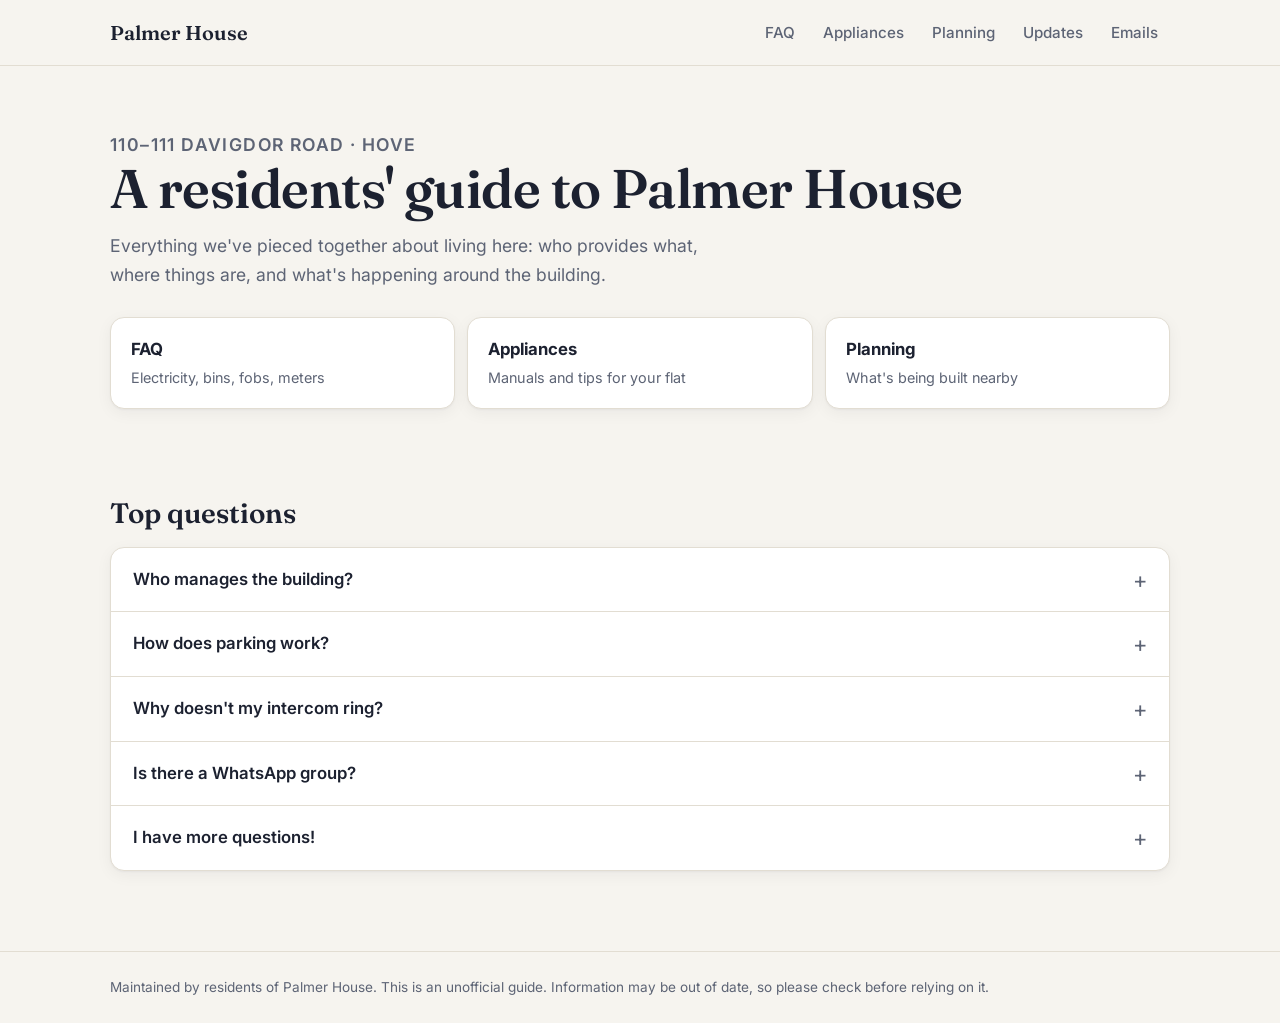
<file: index.html>
<!doctype html>
<html lang="en-GB">
<head>
  <meta charset="utf-8">
  <meta name="viewport" content="width=device-width, initial-scale=1">
  <title>Palmer House, Hove</title>
  <meta name="description" content="A residents' guide to Palmer House, 110–111 Davigdor Road, Hove — utilities, bins, meters, appliances and the developments around the building.">
  <link rel="preconnect" href="https://fonts.googleapis.com">
  <link rel="preconnect" href="https://fonts.gstatic.com" crossorigin>
  <link href="https://fonts.googleapis.com/css2?family=Fraunces:opsz,wght@9..144,600&family=Inter:wght@400;500;600;700&display=swap" rel="stylesheet">
  <link rel="stylesheet" href="assets/style.css">
</head>
<body>
  <header class="site-header">
    <div class="inner">
      <a class="brand" href="./">Palmer House</a>
      <nav class="site-nav">
        <a href="faq">FAQ</a>
        <a href="appliances">Appliances</a>
        <a href="planning">Planning</a>
        <a href="updates">Updates</a>
        <a href="emails/">Emails</a>
      </nav>
    </div>
  </header>

  <main>
    <section class="hero">
      <p class="eyebrow">110–111 Davigdor Road · Hove</p>
      <h1>A residents' guide to Palmer House</h1>
      <p>Everything we've pieced together about living here: who provides what, where things are, and what's happening around the building.</p>
      <div class="quick-links">
        <a href="faq"><strong>FAQ</strong><span>Electricity, bins, fobs, meters</span></a>
        <a href="appliances"><strong>Appliances</strong><span>Manuals and tips for your flat</span></a>
        <a href="planning"><strong>Planning</strong><span>What's being built nearby</span></a>
      </div>
    </section>

    <h2 id="top-questions">Top questions</h2>
    <div class="faq">
      <details id="maintenance">
        <summary>Who manages the building?</summary>
        <div class="faq-body">
          <p>The maintenance provider is <a href="https://hmlgroup.com/">HML Holdings Ltd</a>, who have been in place since March 2026. Our local office is in Worthing.</p>
          <p>For flat owners, the service charge is roughly £1,500 per year, paid every six months.</p>
        </div>
      </details>

      <details id="car-park">
        <summary>How does parking work?</summary>
        <div class="faq-body">
          <p>The spaces with painted numbers on belong to this building, and each number lines up with a specific flat. Not all numbers match their flat, so if you're unsure if you have a space, confirm with your letting agent or consult your lease.</p>
        </div>
      </details>

      <details id="intercom-ringing">
        <summary>Why doesn't my intercom ring?</summary>
        <div class="faq-body">
          <p>If you're on floor 3 or above, the wrong flat number may be registered. Go to the intercom settings → installer (code 6666) → Monitor, and correct the number.</p>
        </div>
      </details>

      <details id="whatsapp">
        <summary>Is there a WhatsApp group?</summary>
        <div class="faq-body">
          <p>Yes! But we can't share the link here, so if you want to join, you'll have to ask someone else in the building to add you.</p>
        </div>
      </details>

      <details id="more-questions">
        <summary>I have more questions!</summary>
        <div class="faq-body">
          <p>Take a look at the <a href="faq">full FAQ</a>, which covers electricity, meters, bins, fobs and more.</p>
        </div>
      </details>
    </div>
    <script src="assets/faq.js"></script>


  </main>

  <footer>
    <div class="inner">Maintained by residents of Palmer House. This is an unofficial guide. Information may be out of date, so please check before relying on it.</div>
  </footer>
</body>
</html>
</file>
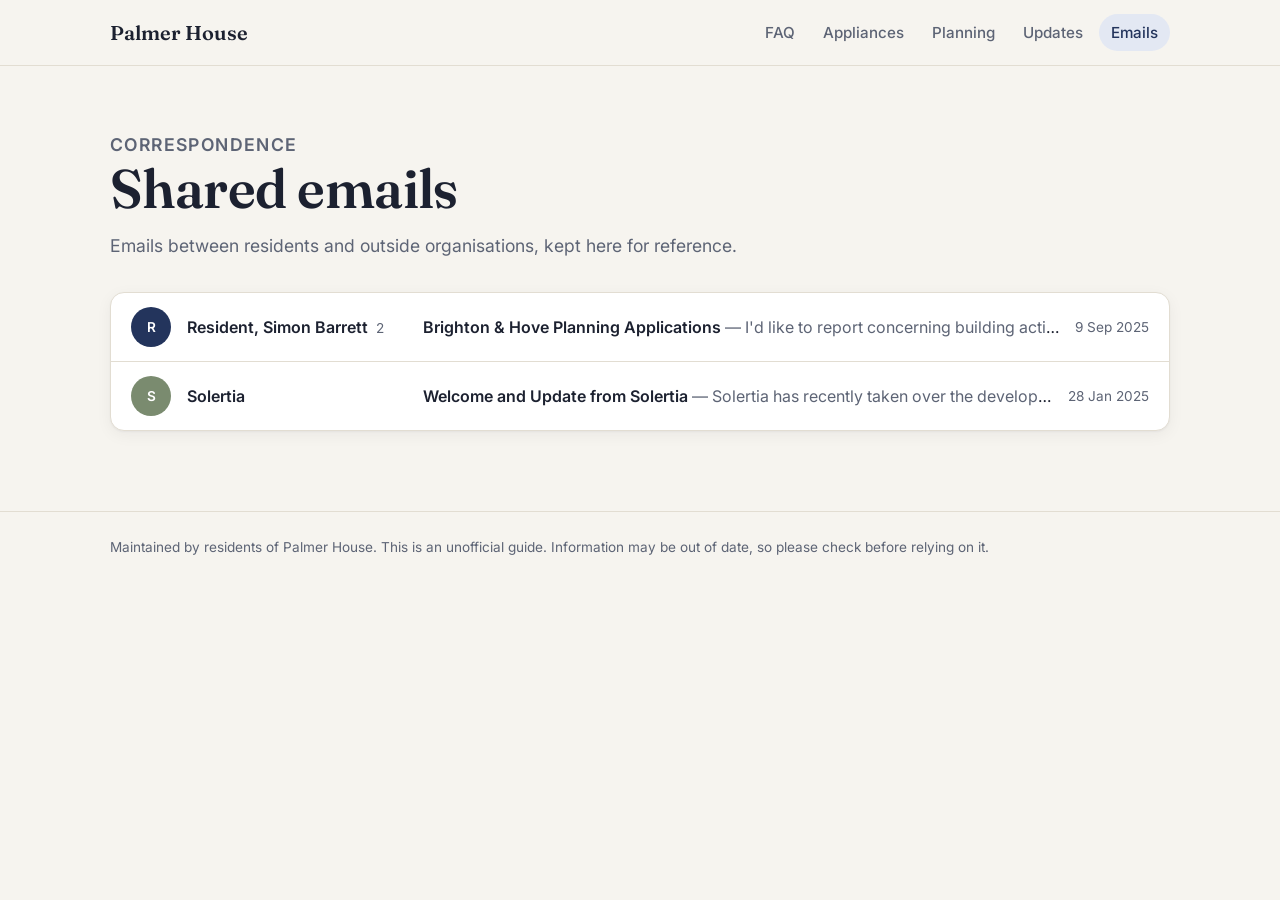
<file: emails/index.html>
<!doctype html>
<html lang="en-GB">
<head>
  <meta charset="utf-8">
  <meta name="viewport" content="width=device-width, initial-scale=1">
  <title>Emails · Palmer House</title>
  <meta name="description" content="Emails between Palmer House residents and outside organisations, shared for reference.">
  <link rel="preconnect" href="https://fonts.googleapis.com">
  <link rel="preconnect" href="https://fonts.gstatic.com" crossorigin>
  <link href="https://fonts.googleapis.com/css2?family=Fraunces:opsz,wght@9..144,600&family=Inter:wght@400;500;600;700&display=swap" rel="stylesheet">
  <link rel="stylesheet" href="../assets/style.css">
</head>
<body>
  <header class="site-header">
    <div class="inner">
      <a class="brand" href="../">Palmer House</a>
      <nav class="site-nav">
        <a href="../faq">FAQ</a>
        <a href="../appliances">Appliances</a>
        <a href="../planning">Planning</a>
        <a href="../updates">Updates</a>
        <a href="./" aria-current="page">Emails</a>
      </nav>
    </div>
  </header>

  <main>
    <section class="hero">
      <p class="eyebrow">Correspondence</p>
      <h1>Shared emails</h1>
      <p>Emails between residents and outside organisations, kept here for reference.</p>
    </section>

    <ul class="inbox">
      <li>
        <a href="planning-sep-2025">
          <span class="avatar" aria-hidden="true">R</span>
          <span class="inbox-from">Resident, Simon Barrett <span class="inbox-count">2</span></span>
          <span class="inbox-text"><strong>Brighton &amp; Hove Planning Applications</strong> <span class="inbox-snippet">— I'd like to report concerning building activity at the front of Palmer House…</span></span>
          <time class="inbox-date" datetime="2025-09-09">9 Sep 2025</time>
        </a>
      </li>
      <li>
        <a href="solertia-welcome">
          <span class="avatar avatar-alt" aria-hidden="true">S</span>
          <span class="inbox-from">Solertia</span>
          <span class="inbox-text"><strong>Welcome and Update from Solertia</strong> <span class="inbox-snippet">— Solertia has recently taken over the development from Stonegate Homes…</span></span>
          <time class="inbox-date" datetime="2025-01-28">28 Jan 2025</time>
        </a>
      </li>
    </ul>
  </main>

  <footer>
    <div class="inner">Maintained by residents of Palmer House. This is an unofficial guide. Information may be out of date, so please check before relying on it.</div>
  </footer>
</body>
</html>
</file>
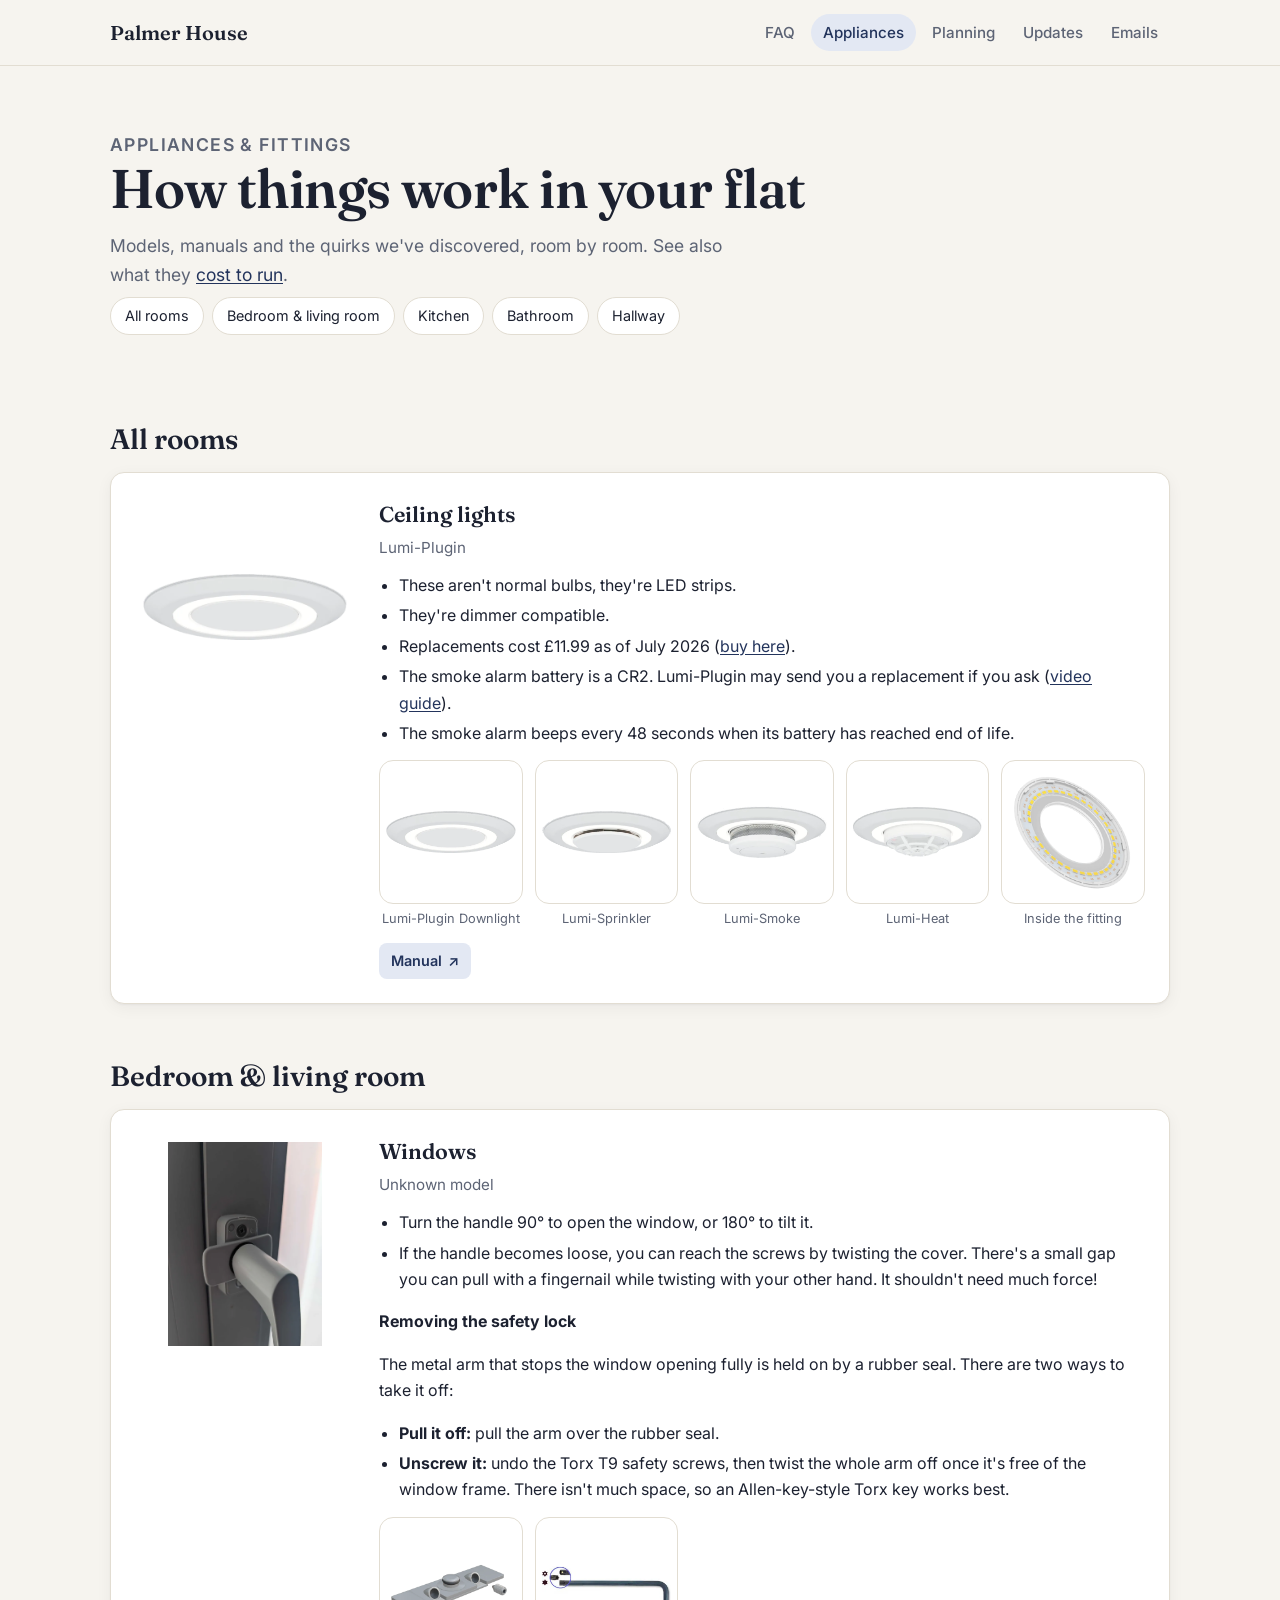
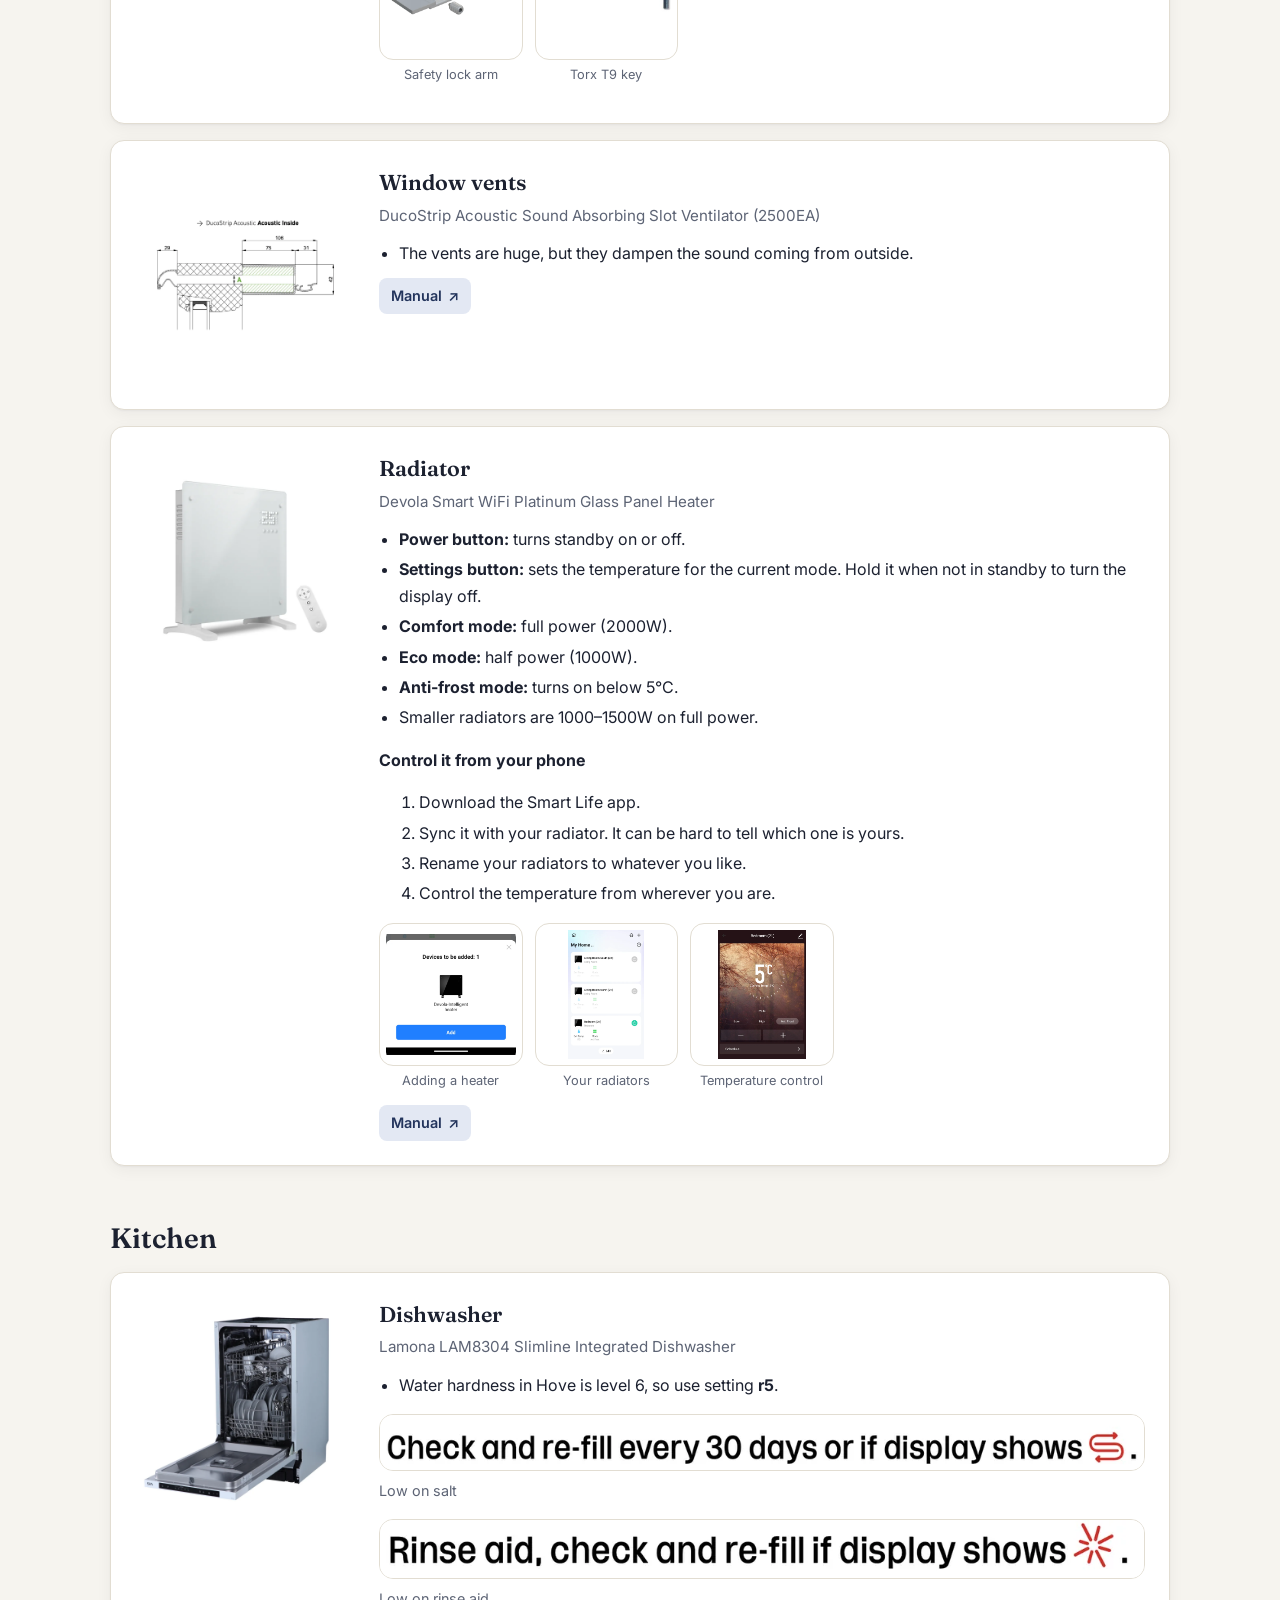
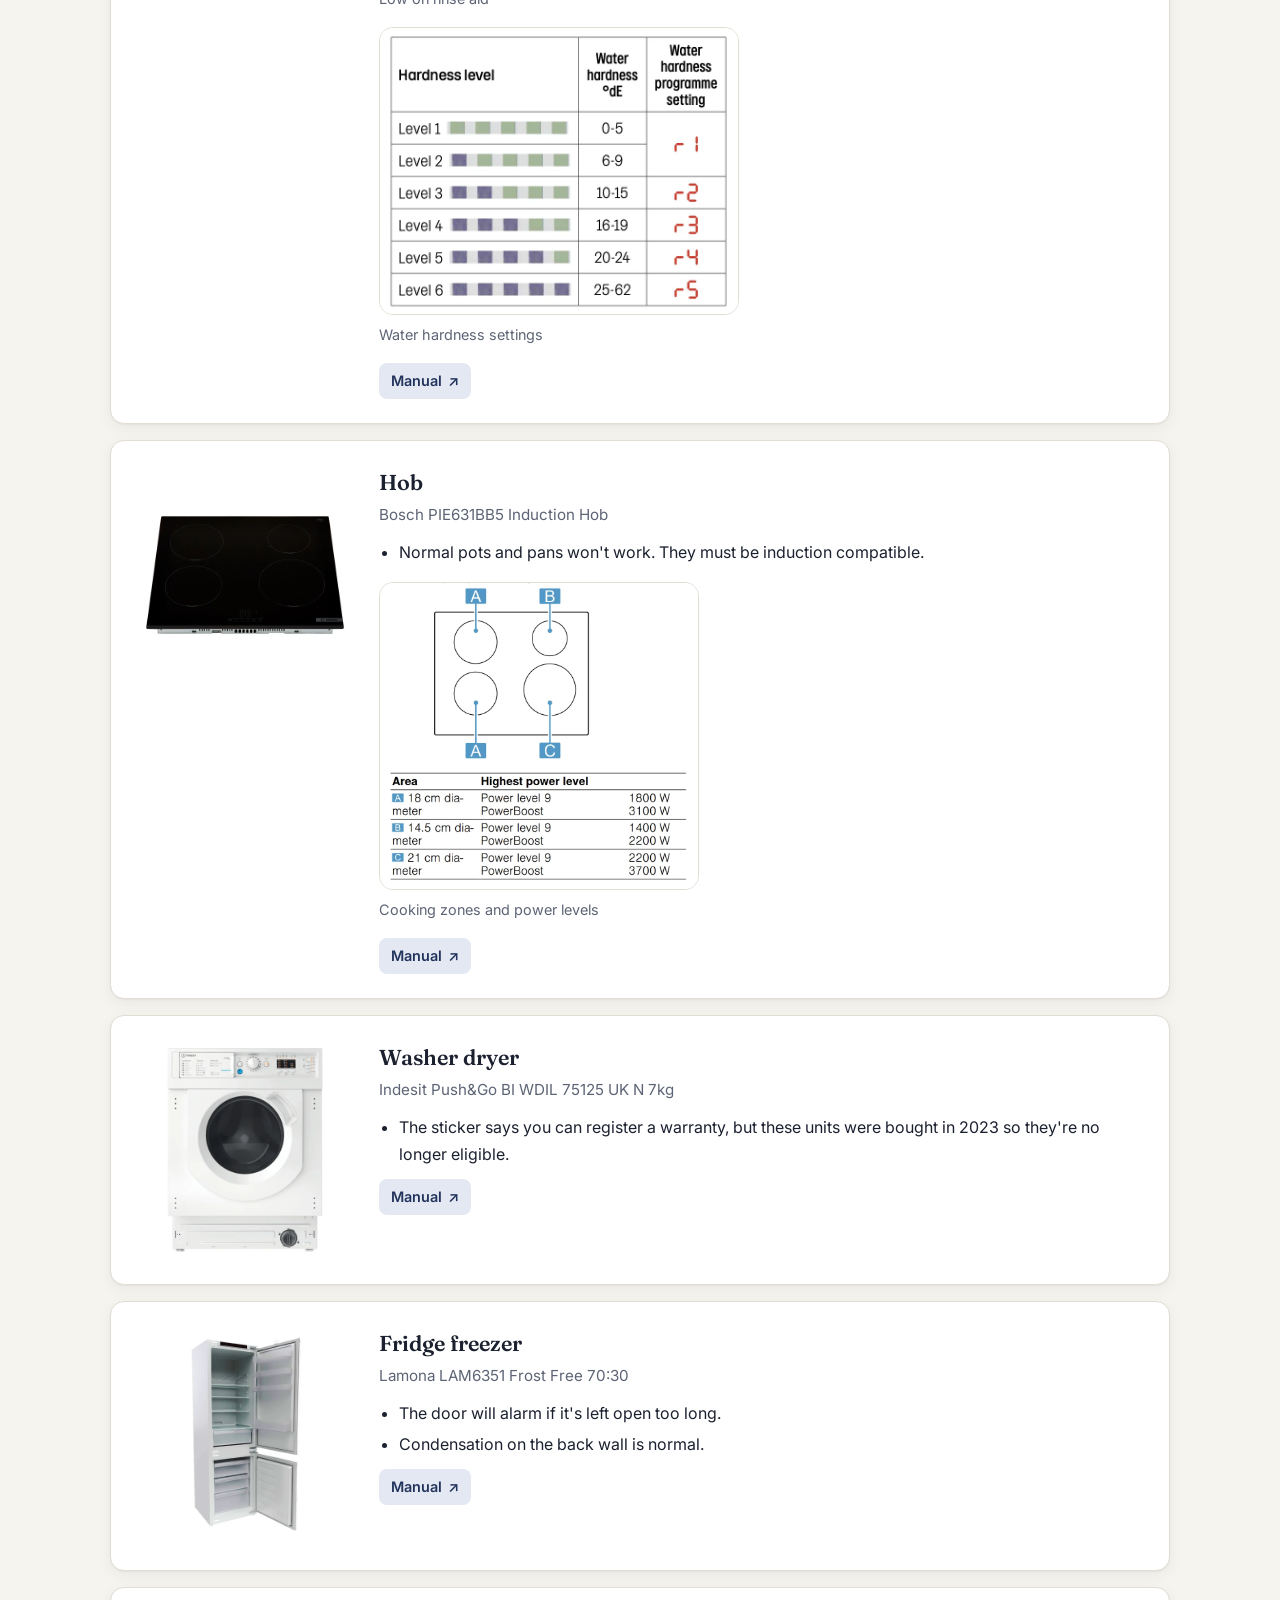
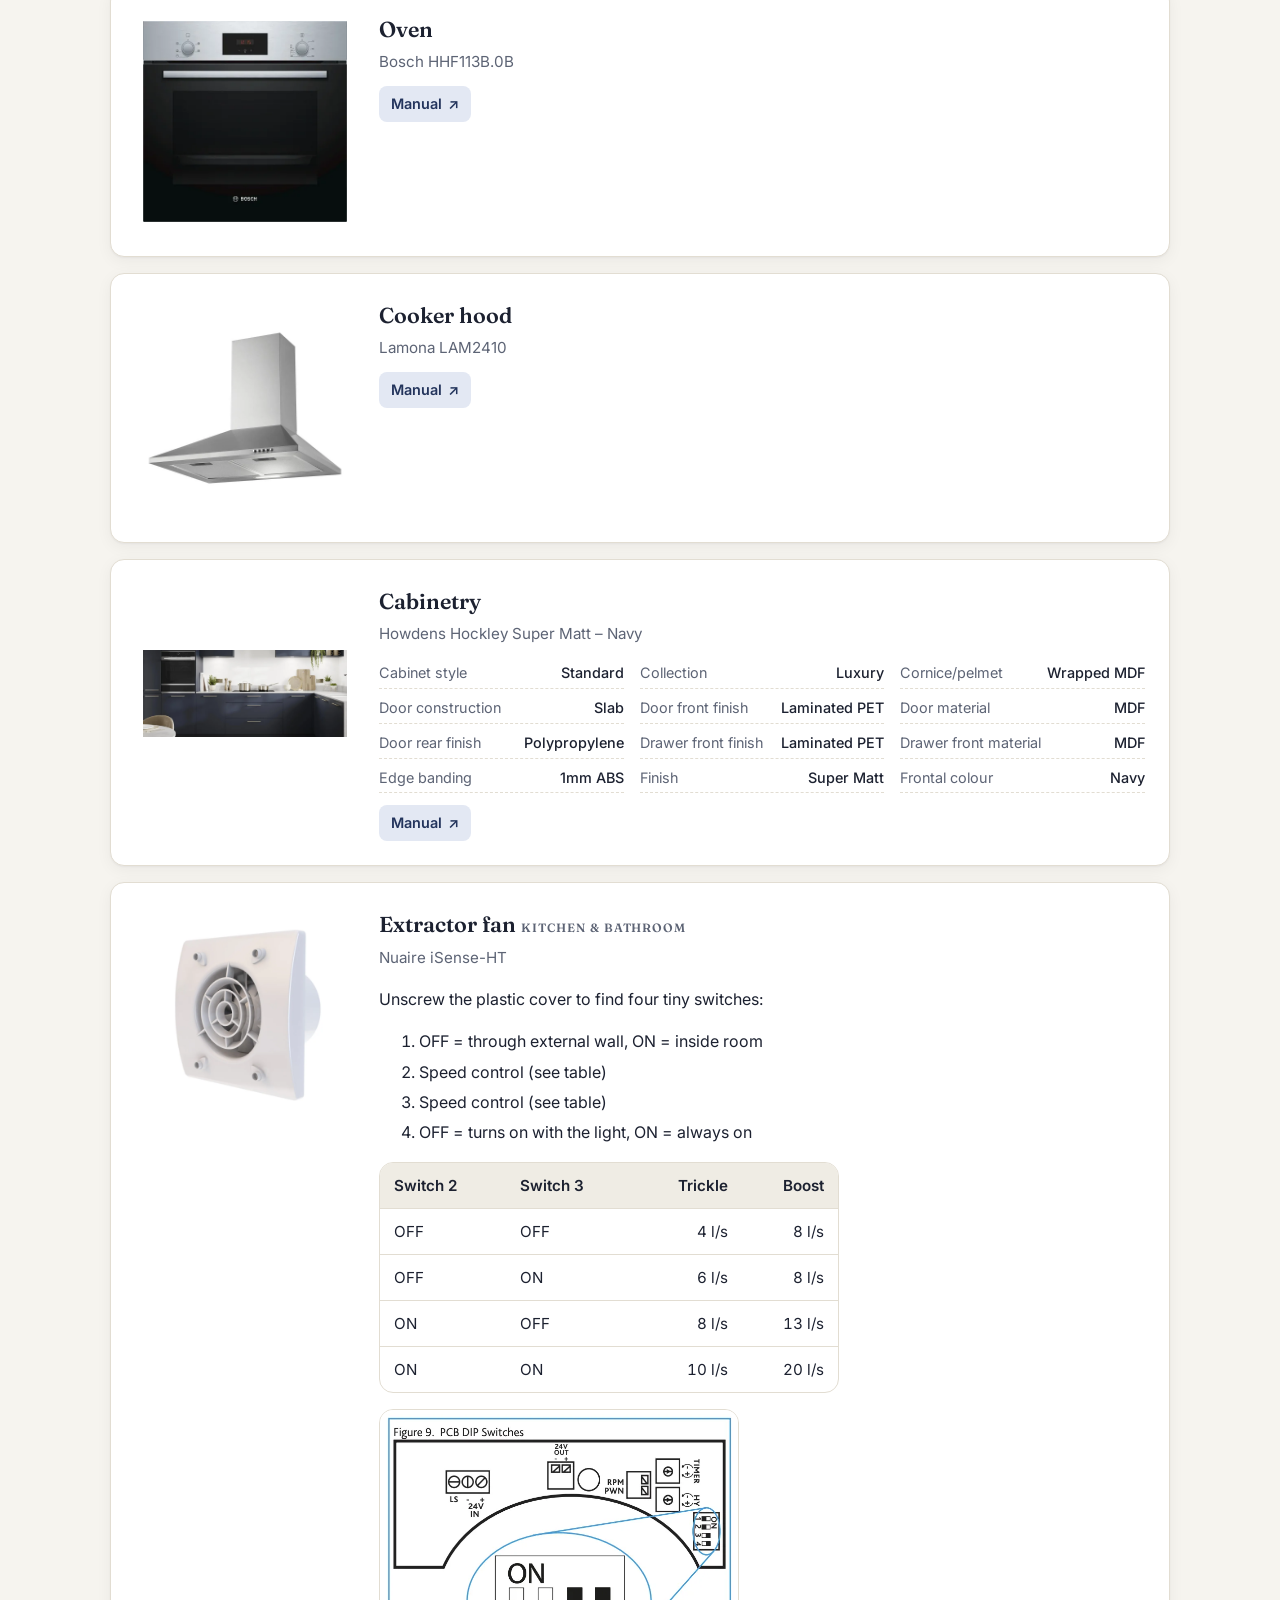
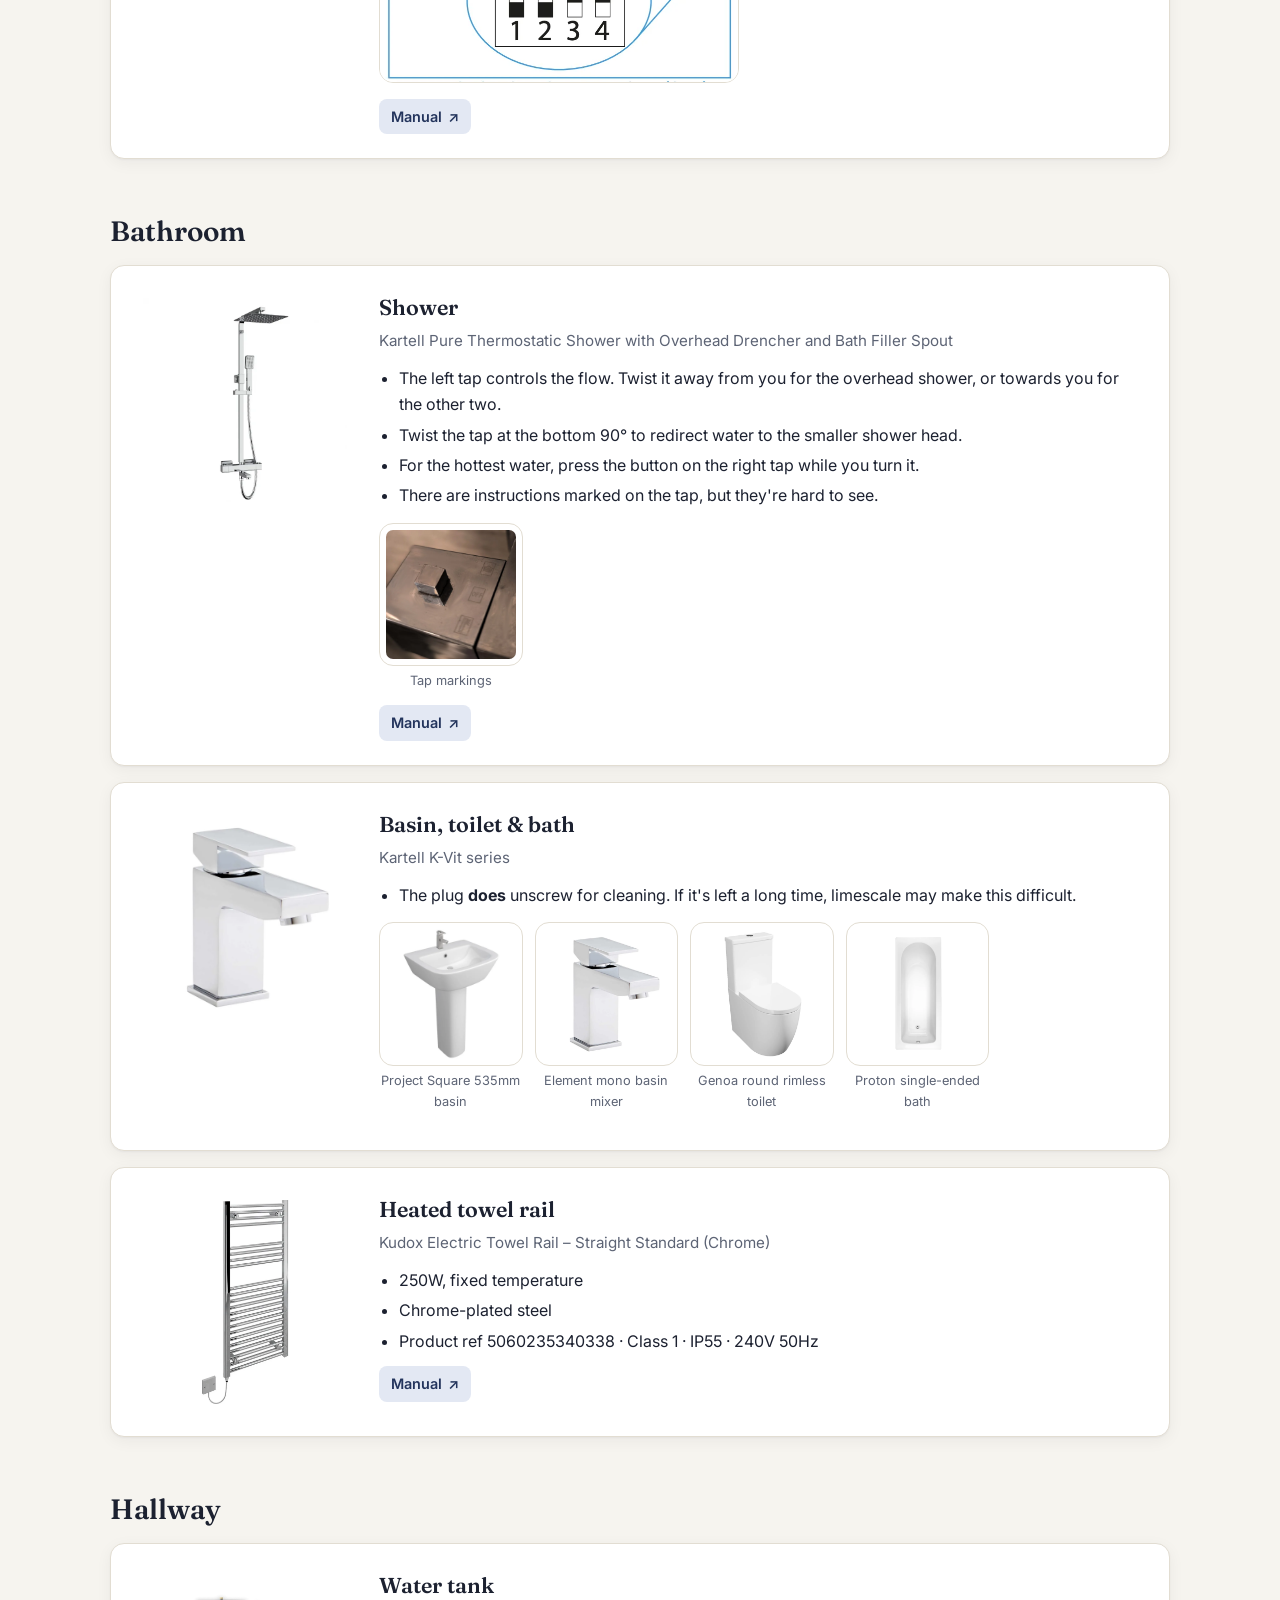
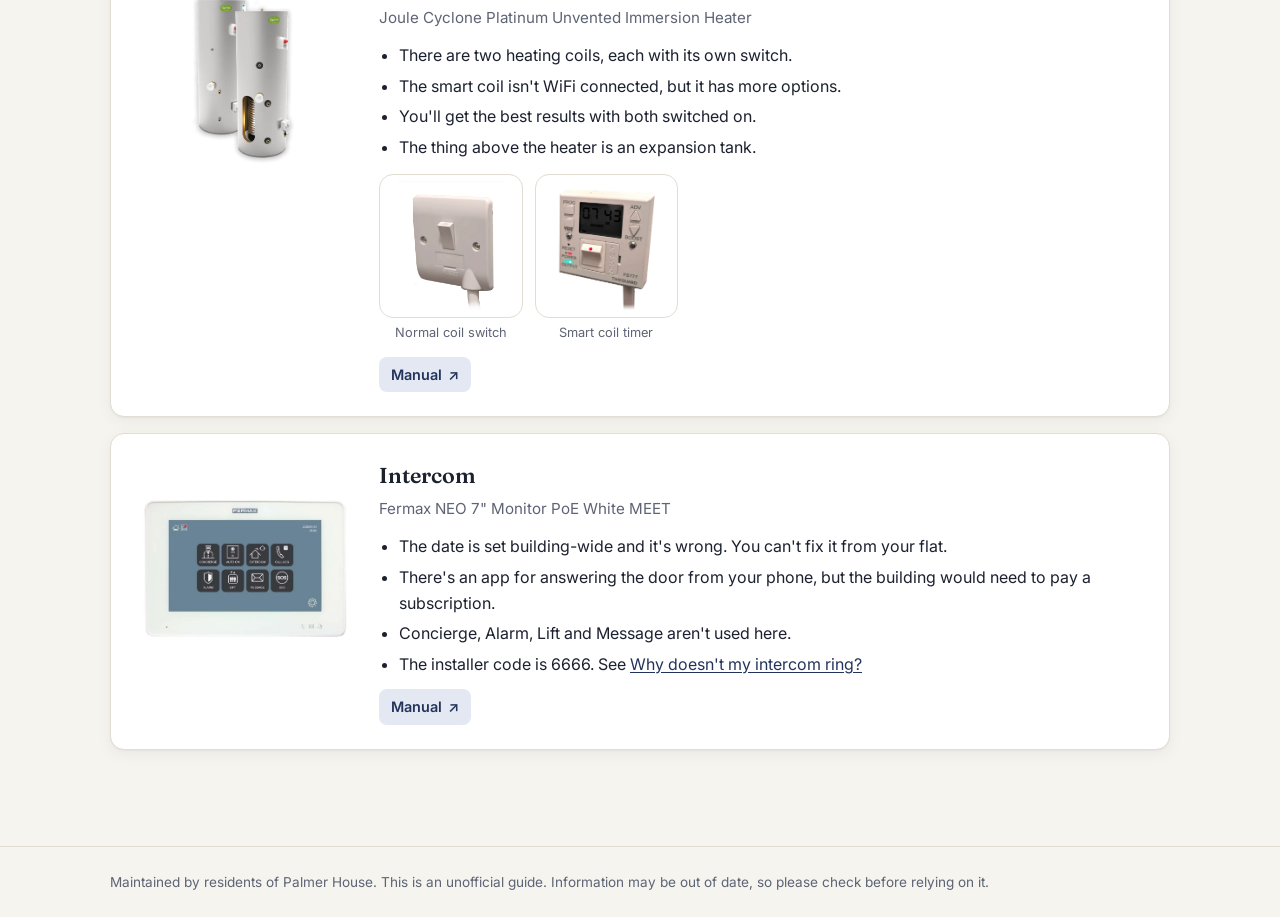
<file: appliances.html>
<!doctype html>
<html lang="en-GB">
<head>
  <meta charset="utf-8">
  <meta name="viewport" content="width=device-width, initial-scale=1">
  <title>Appliances · Palmer House</title>
  <meta name="description" content="Manuals, models and tips for the appliances and fittings in Palmer House flats.">
  <link rel="preconnect" href="https://fonts.googleapis.com">
  <link rel="preconnect" href="https://fonts.gstatic.com" crossorigin>
  <link href="https://fonts.googleapis.com/css2?family=Fraunces:opsz,wght@9..144,600&family=Inter:wght@400;500;600;700&display=swap" rel="stylesheet">
  <link rel="stylesheet" href="assets/style.css">
</head>
<body>
  <header class="site-header">
    <div class="inner">
      <a class="brand" href="./">Palmer House</a>
      <nav class="site-nav">
        <a href="faq">FAQ</a>
        <a href="appliances" aria-current="page">Appliances</a>
        <a href="planning">Planning</a>
        <a href="updates">Updates</a>
        <a href="emails/">Emails</a>
      </nav>
    </div>
  </header>

  <main>
    <section class="hero">
      <p class="eyebrow">Appliances &amp; fittings</p>
      <h1>How things work in your flat</h1>
      <p>Models, manuals and the quirks we've discovered, room by room. See also what they <a href="costs">cost to run</a>.</p>
      <ul class="room-nav">
        <li><a href="#all-rooms">All rooms</a></li>
        <li><a href="#bedroom-living">Bedroom &amp; living room</a></li>
        <li><a href="#kitchen">Kitchen</a></li>
        <li><a href="#bathroom">Bathroom</a></li>
        <li><a href="#hallway">Hallway</a></li>
      </ul>
    </section>

    <!-- ============ ALL ROOMS ============ -->
    <h2 id="all-rooms">All rooms</h2>

    <article class="appliance" id="ceiling-lights">
      <div class="media"><img src="assets/img/light-downlight.webp" alt="Lumi-Plugin downlight" loading="lazy"></div>
      <div>
        <h3>Ceiling lights</h3>
        <p class="model">Lumi-Plugin</p>
        <ul>
          <li>These aren't normal bulbs, they're LED strips.</li>
          <li>They're dimmer compatible.</li>
          <li>Replacements cost £11.99 as of July 2026 (<a href="https://shop.lumi-plugin.com/product/light-source-replacement/">buy here</a>).</li>
          <li>The smoke alarm battery is a CR2. Lumi-Plugin may send you a replacement if you ask (<a href="https://www.youtube.com/shorts/i-qaKpIAzuc">video guide</a>).</li>
          <li>The smoke alarm beeps every 48 seconds when its battery has reached end of life.</li>
        </ul>
        <div class="thumbs">
          <figure><img src="assets/img/light-downlight.webp" alt="" loading="lazy"><figcaption>Lumi-Plugin Downlight</figcaption></figure>
          <figure><img src="assets/img/light-sprinkler.webp" alt="" loading="lazy"><figcaption>Lumi-Sprinkler</figcaption></figure>
          <figure><img src="assets/img/light-smoke.webp" alt="" loading="lazy"><figcaption>Lumi-Smoke</figcaption></figure>
          <figure><img src="assets/img/light-heat.webp" alt="" loading="lazy"><figcaption>Lumi-Heat</figcaption></figure>
          <figure><img src="assets/img/light-inside.webp" alt="" loading="lazy"><figcaption>Inside the fitting</figcaption></figure>
        </div>
        <a class="manual" href="assets/manuals/lumi-plugin-quick-start.pdf">Manual</a>
      </div>
    </article>

    <!-- ============ BEDROOM & LIVING ============ -->
    <h2 id="bedroom-living">Bedroom &amp; living room</h2>

    <article class="appliance" id="windows">
      <div class="media"><img src="assets/img/window-handle.webp" alt="Window handle" loading="lazy"></div>
      <div>
        <h3>Windows</h3>
        <p class="model">Unknown model</p>
        <ul>
          <li>Turn the handle 90° to open the window, or 180° to tilt it.</li>
          <li>If the handle becomes loose, you can reach the screws by twisting the cover. There's a small gap you can pull with a fingernail while twisting with your other hand. It shouldn't need much force!</li>
        </ul>
        <p id="window-locks"><strong>Removing the safety lock</strong></p>
        <p>The metal arm that stops the window opening fully is held on by a rubber seal. There are two ways to take it off:</p>
        <ul>
          <li><strong>Pull it off:</strong> pull the arm over the rubber seal.</li>
          <li><strong>Unscrew it:</strong> undo the Torx T9 safety screws, then twist the whole arm off once it's free of the window frame. There isn't much space, so an Allen-key-style Torx key works best.</li>
        </ul>
        <div class="thumbs">
          <figure><img src="assets/img/window-lock.webp" alt="" loading="lazy"><figcaption>Safety lock arm</figcaption></figure>
          <figure><img src="assets/img/window-lock-key.webp" alt="" loading="lazy"><figcaption>Torx T9 key</figcaption></figure>
        </div>
      </div>
    </article>

    <article class="appliance" id="vents">
      <div class="media"><img src="assets/img/vent-section.webp" alt="DucoStrip vent cross-section" loading="lazy"></div>
      <div>
        <h3>Window vents</h3>
        <p class="model">DucoStrip Acoustic Sound Absorbing Slot Ventilator (2500EA)</p>
        <ul>
          <li>The vents are huge, but they dampen the sound coming from outside.</li>
        </ul>
        <a class="manual" href="assets/manuals/duco-window-ventilation.pdf">Manual</a>
      </div>
    </article>

    <article class="appliance" id="radiator">
      <div class="media"><img src="assets/img/radiator.webp" alt="Devola glass panel heater" loading="lazy"></div>
      <div>
        <h3>Radiator</h3>
        <p class="model">Devola Smart WiFi Platinum Glass Panel Heater</p>
        <ul>
          <li><strong>Power button:</strong> turns standby on or off.</li>
          <li><strong>Settings button:</strong> sets the temperature for the current mode. Hold it when not in standby to turn the display off.</li>
          <li><strong>Comfort mode:</strong> full power (2000W).</li>
          <li><strong>Eco mode:</strong> half power (1000W).</li>
          <li><strong>Anti-frost mode:</strong> turns on below 5°C.</li>
          <li>Smaller radiators are 1000–1500W on full power.</li>
        </ul>
        <p><strong>Control it from your phone</strong></p>
        <ol>
          <li>Download the Smart Life app.</li>
          <li>Sync it with your radiator. It can be hard to tell which one is yours.</li>
          <li>Rename your radiators to whatever you like.</li>
          <li>Control the temperature from wherever you are.</li>
        </ol>
        <div class="thumbs">
          <figure><img src="assets/img/radiator-app-add.webp" alt="" loading="lazy"><figcaption>Adding a heater</figcaption></figure>
          <figure><img src="assets/img/radiator-app-list.webp" alt="" loading="lazy"><figcaption>Your radiators</figcaption></figure>
          <figure><img src="assets/img/radiator-app-control.webp" alt="" loading="lazy"><figcaption>Temperature control</figcaption></figure>
        </div>
        <a class="manual" href="assets/manuals/devola-panel-heater.pdf">Manual</a>
      </div>
    </article>

    <!-- ============ KITCHEN ============ -->
    <h2 id="kitchen">Kitchen</h2>

    <article class="appliance" id="dishwasher">
      <div class="media"><img src="assets/img/dishwasher.webp" alt="Lamona slimline dishwasher" loading="lazy"></div>
      <div>
        <h3>Dishwasher</h3>
        <p class="model">Lamona LAM8304 Slimline Integrated Dishwasher</p>
        <ul>
          <li>Water hardness in Hove is level 6, so use setting <strong>r5</strong>.</li>
        </ul>
        <figure><img src="assets/img/dishwasher-salt.webp" alt="Salt indicator: check and refill every 30 days or if the display shows the salt symbol" loading="lazy"><figcaption>Low on salt</figcaption></figure>
        <figure><img src="assets/img/dishwasher-rinse-aid.webp" alt="Rinse aid indicator: check and refill if the display shows the rinse aid symbol" loading="lazy"><figcaption>Low on rinse aid</figcaption></figure>
        <figure><img src="assets/img/dishwasher-hardness.webp" alt="Water hardness table: level 6 corresponds to setting r5" loading="lazy" style="max-width:360px"><figcaption>Water hardness settings</figcaption></figure>
        <a class="manual" href="assets/manuals/lamona-lam8304-dishwasher.pdf">Manual</a>
      </div>
    </article>

    <article class="appliance" id="hob">
      <div class="media"><img src="assets/img/hob.webp" alt="Bosch induction hob" loading="lazy"></div>
      <div>
        <h3>Hob</h3>
        <p class="model">Bosch PIE631BB5 Induction Hob</p>
        <ul>
          <li>Normal pots and pans won't work. They must be induction compatible.</li>
        </ul>
        <figure><img src="assets/img/hob-zones.webp" alt="Hob cooking zones and their maximum power levels" loading="lazy" style="max-width:320px"><figcaption>Cooking zones and power levels</figcaption></figure>
        <a class="manual" href="assets/manuals/bosch-pie631bb5-hob.pdf">Manual</a>
      </div>
    </article>

    <article class="appliance" id="washer-dryer">
      <div class="media"><img src="assets/img/washer-dryer.webp" alt="Indesit integrated washer dryer" loading="lazy"></div>
      <div>
        <h3>Washer dryer</h3>
        <p class="model">Indesit Push&amp;Go BI WDIL 75125 UK N 7kg</p>
        <ul>
          <li>The sticker says you can register a warranty, but these units were bought in 2023 so they're no longer eligible.</li>
        </ul>
        <a class="manual" href="assets/manuals/indesit-bi-wdil-75125-washer-dryer.pdf">Manual</a>
      </div>
    </article>

    <article class="appliance" id="fridge-freezer">
      <div class="media"><img src="assets/img/fridge-freezer.webp" alt="Lamona fridge freezer" loading="lazy"></div>
      <div>
        <h3>Fridge freezer</h3>
        <p class="model">Lamona LAM6351 Frost Free 70:30</p>
        <ul>
          <li>The door will alarm if it's left open too long.</li>
          <li>Condensation on the back wall is normal.</li>
        </ul>
        <a class="manual" href="assets/manuals/lamona-lam6351-fridge-freezer.pdf">Manual</a>
      </div>
    </article>

    <article class="appliance" id="oven">
      <div class="media"><img src="assets/img/oven.webp" alt="Bosch built-in oven" loading="lazy"></div>
      <div>
        <h3>Oven</h3>
        <p class="model">Bosch HHF113B.0B</p>
        <a class="manual" href="assets/manuals/bosch-hhf113b-oven.pdf">Manual</a>
      </div>
    </article>

    <article class="appliance" id="cooker-hood">
      <div class="media"><img src="assets/img/cooker-hood.webp" alt="Lamona stainless steel chimney cooker hood" loading="lazy"></div>
      <div>
        <h3>Cooker hood</h3>
        <p class="model">Lamona LAM2410</p>
        <a class="manual" href="assets/manuals/lamona-lam2410-cooker-hood.pdf">Manual</a>
      </div>
    </article>

    <article class="appliance" id="cabinetry">
      <div class="media"><img src="assets/img/cabinetry.webp" alt="Navy Howdens Hockley kitchen" loading="lazy"></div>
      <div>
        <h3>Cabinetry</h3>
        <p class="model">Howdens Hockley Super Matt – Navy</p>
        <dl class="specs">
          <div><dt>Cabinet style</dt><dd>Standard</dd></div>
          <div><dt>Collection</dt><dd>Luxury</dd></div>
          <div><dt>Cornice/pelmet</dt><dd>Wrapped MDF</dd></div>
          <div><dt>Door construction</dt><dd>Slab</dd></div>
          <div><dt>Door front finish</dt><dd>Laminated PET</dd></div>
          <div><dt>Door material</dt><dd>MDF</dd></div>
          <div><dt>Door rear finish</dt><dd>Polypropylene</dd></div>
          <div><dt>Drawer front finish</dt><dd>Laminated PET</dd></div>
          <div><dt>Drawer front material</dt><dd>MDF</dd></div>
          <div><dt>Edge banding</dt><dd>1mm ABS</dd></div>
          <div><dt>Finish</dt><dd>Super Matt</dd></div>
          <div><dt>Frontal colour</dt><dd>Navy</dd></div>
        </dl>
        <a class="manual" href="assets/manuals/howdens-hockley-cabinetry.pdf">Manual</a>
      </div>
    </article>

    <article class="appliance" id="extractor-fan">
      <div class="media"><img src="assets/img/extractor-fan.webp" alt="Nuaire extractor fan" loading="lazy"></div>
      <div>
        <h3>Extractor fan <span class="eyebrow">kitchen &amp; bathroom</span></h3>
        <p class="model">Nuaire iSense-HT</p>
        <p>Unscrew the plastic cover to find four tiny switches:</p>
        <ol>
          <li>OFF = through external wall, ON = inside room</li>
          <li>Speed control (see table)</li>
          <li>Speed control (see table)</li>
          <li>OFF = turns on with the light, ON = always on</li>
        </ol>
        <div class="table-wrap" style="max-width:460px;margin:12px 0">
          <table>
            <thead><tr><th>Switch 2</th><th>Switch 3</th><th class="num">Trickle</th><th class="num">Boost</th></tr></thead>
            <tbody>
              <tr><td>OFF</td><td>OFF</td><td class="num">4 l/s</td><td class="num">8 l/s</td></tr>
              <tr><td>OFF</td><td>ON</td><td class="num">6 l/s</td><td class="num">8 l/s</td></tr>
              <tr><td>ON</td><td>OFF</td><td class="num">8 l/s</td><td class="num">13 l/s</td></tr>
              <tr><td>ON</td><td>ON</td><td class="num">10 l/s</td><td class="num">20 l/s</td></tr>
            </tbody>
          </table>
        </div>
        <figure><img src="assets/img/extractor-switches.webp" alt="Diagram of the four DIP switches on the fan's circuit board" loading="lazy" style="max-width:360px"></figure>
        <a class="manual" href="assets/manuals/nuaire-isense-ht-extractor-fan.pdf">Manual</a>
      </div>
    </article>

    <!-- ============ BATHROOM ============ -->
    <h2 id="bathroom">Bathroom</h2>

    <article class="appliance" id="shower">
      <div class="media"><img src="assets/img/shower.webp" alt="Kartell thermostatic shower" loading="lazy"></div>
      <div>
        <h3>Shower</h3>
        <p class="model">Kartell Pure Thermostatic Shower with Overhead Drencher and Bath Filler Spout</p>
        <ul>
          <li>The left tap controls the flow. Twist it away from you for the overhead shower, or towards you for the other two.</li>
          <li>Twist the tap at the bottom 90° to redirect water to the smaller shower head.</li>
          <li>For the hottest water, press the button on the right tap while you turn it.</li>
          <li>There are instructions marked on the tap, but they're hard to see.</li>
        </ul>
        <div class="thumbs">
          <figure><img src="assets/img/shower-tap-markings.webp" alt="Markings engraved on the shower tap: overhead shower, off, and hand shower" loading="lazy"><figcaption>Tap markings</figcaption></figure>
        </div>
        <a class="manual" href="assets/manuals/kartell-pure-shower.pdf">Manual</a>
      </div>
    </article>

    <article class="appliance" id="sanitaryware">
      <div class="media"><img src="assets/img/basin-mixer.webp" alt="Kartell basin mixer tap" loading="lazy"></div>
      <div>
        <h3>Basin, toilet &amp; bath</h3>
        <p class="model">Kartell K-Vit series</p>
        <ul>
          <li>The plug <strong>does</strong> unscrew for cleaning. If it's left a long time, limescale may make this difficult.</li>
        </ul>
        <div class="thumbs">
          <figure><img src="assets/img/basin.webp" alt="" loading="lazy"><figcaption>Project Square 535mm basin</figcaption></figure>
          <figure><img src="assets/img/basin-mixer.webp" alt="" loading="lazy"><figcaption>Element mono basin mixer</figcaption></figure>
          <figure><img src="assets/img/toilet.webp" alt="" loading="lazy"><figcaption>Genoa round rimless toilet</figcaption></figure>
          <figure><img src="assets/img/bath.webp" alt="" loading="lazy"><figcaption>Proton single-ended bath</figcaption></figure>
        </div>
      </div>
    </article>

    <article class="appliance" id="towel-rail">
      <div class="media"><img src="assets/img/towel-rail.webp" alt="Kudox chrome towel rail" loading="lazy"></div>
      <div>
        <h3>Heated towel rail</h3>
        <p class="model">Kudox Electric Towel Rail – Straight Standard (Chrome)</p>
        <ul>
          <li>250W, fixed temperature</li>
          <li>Chrome-plated steel</li>
          <li>Product ref 5060235340338 · Class 1 · IP55 · 240V 50Hz</li>
        </ul>
        <a class="manual" href="assets/manuals/kudox-towel-rail.pdf">Manual</a>
      </div>
    </article>

    <!-- ============ HALLWAY ============ -->
    <h2 id="hallway">Hallway</h2>

    <article class="appliance" id="water-tank">
      <div class="media"><img src="assets/img/water-tank.webp" alt="Joule Cyclone unvented cylinder" loading="lazy"></div>
      <div>
        <h3>Water tank</h3>
        <p class="model">Joule Cyclone Platinum Unvented Immersion Heater</p>
        <ul>
          <li>There are two heating coils, each with its own switch.</li>
          <li>The smart coil isn't WiFi connected, but it has more options.</li>
          <li>You'll get the best results with both switched on.</li>
          <li>The thing above the heater is an expansion tank.</li>
        </ul>
        <div class="thumbs">
          <figure><img src="assets/img/water-tank-normal-coil.webp" alt="" loading="lazy"><figcaption>Normal coil switch</figcaption></figure>
          <figure><img src="assets/img/water-tank-smart-coil.webp" alt="" loading="lazy"><figcaption>Smart coil timer</figcaption></figure>
        </div>
        <a class="manual" href="assets/manuals/joule-cyclone-water-tank.pdf">Manual</a>
      </div>
    </article>

    <article class="appliance" id="intercom">
      <div class="media"><img src="assets/img/intercom.webp" alt="Fermax intercom monitor" loading="lazy"></div>
      <div>
        <h3>Intercom</h3>
        <p class="model">Fermax NEO 7" Monitor PoE White MEET</p>
        <ul>
          <li>The date is set building-wide and it's wrong. You can't fix it from your flat.</li>
          <li>There's an app for answering the door from your phone, but the building would need to pay a subscription.</li>
          <li>Concierge, Alarm, Lift and Message aren't used here.</li>
          <li>The installer code is 6666. See <a href="faq#intercom-ringing">Why doesn't my intercom ring?</a></li>
        </ul>
        <a class="manual" href="assets/manuals/fermax-neo-intercom.pdf">Manual</a>
      </div>
    </article>
  </main>

  <footer>
    <div class="inner">Maintained by residents of Palmer House. This is an unofficial guide. Information may be out of date, so please check before relying on it.</div>
  </footer>
</body>
</html>
</file>
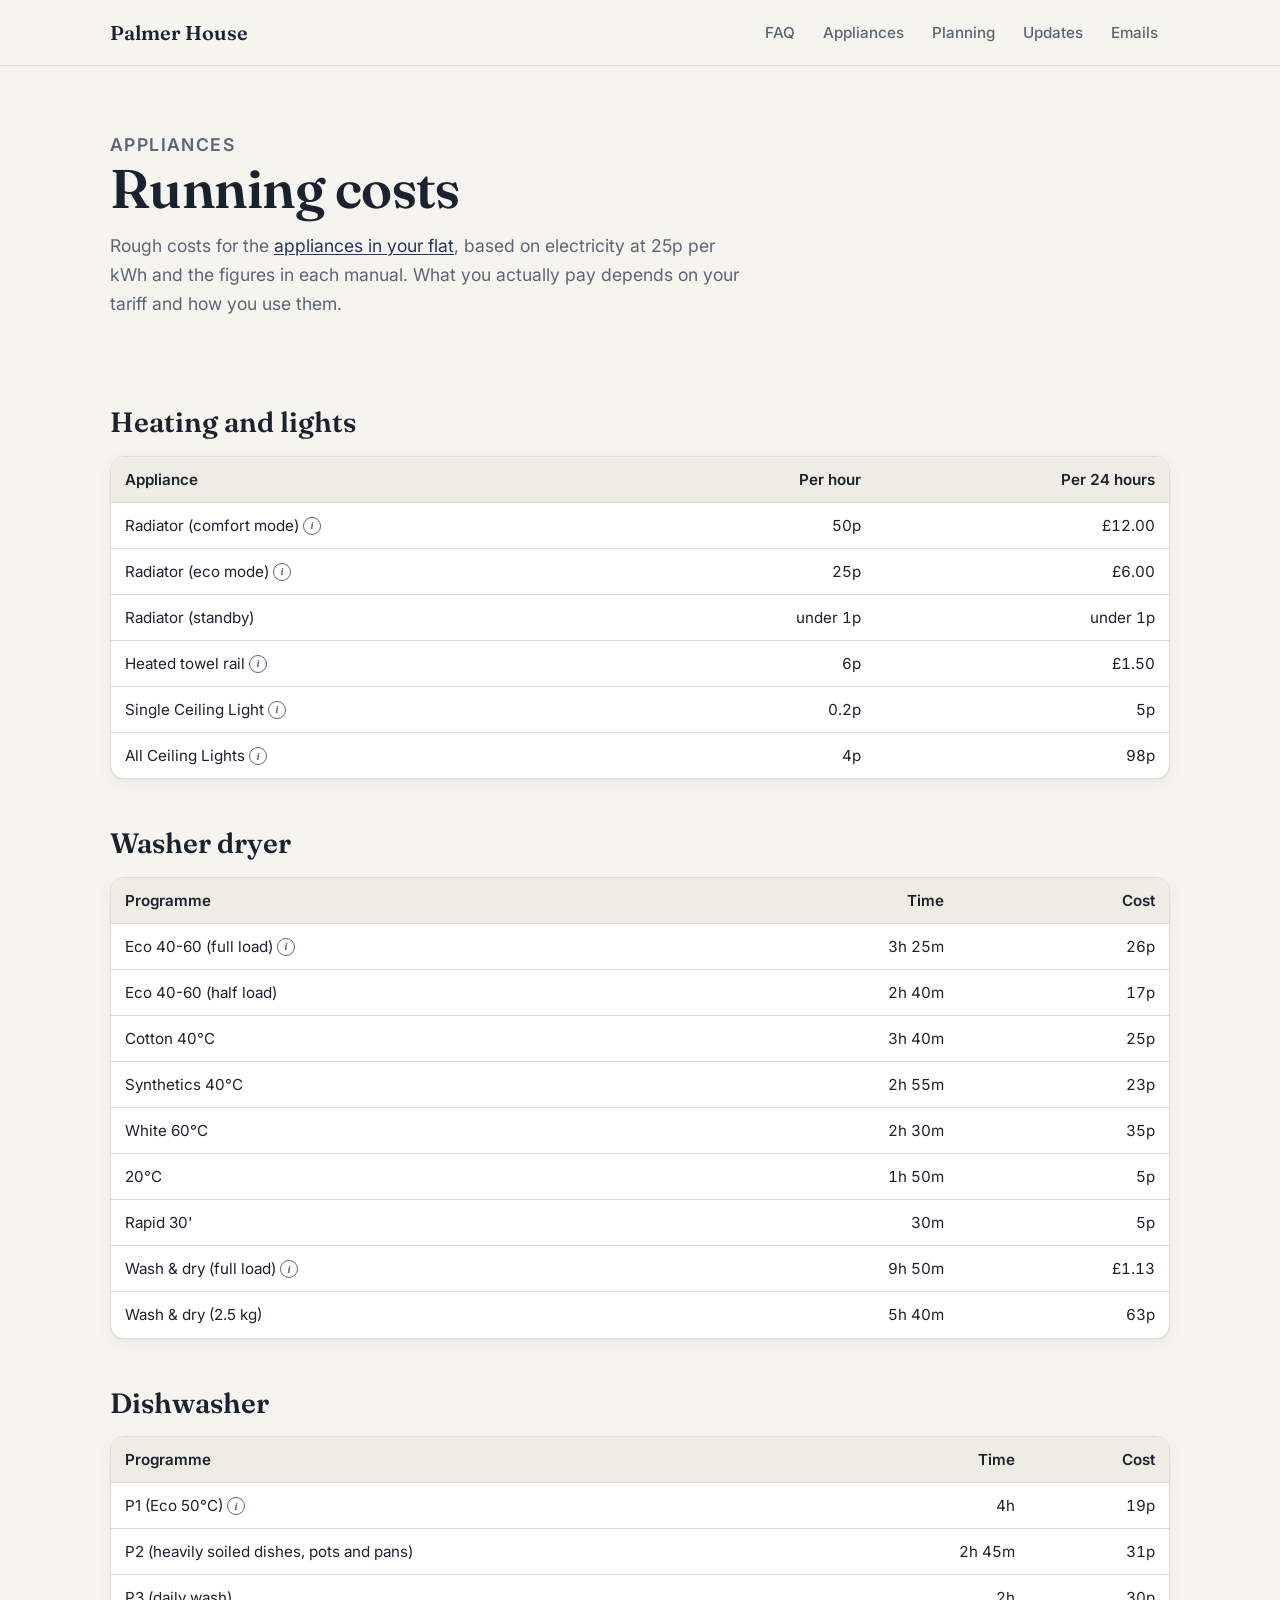
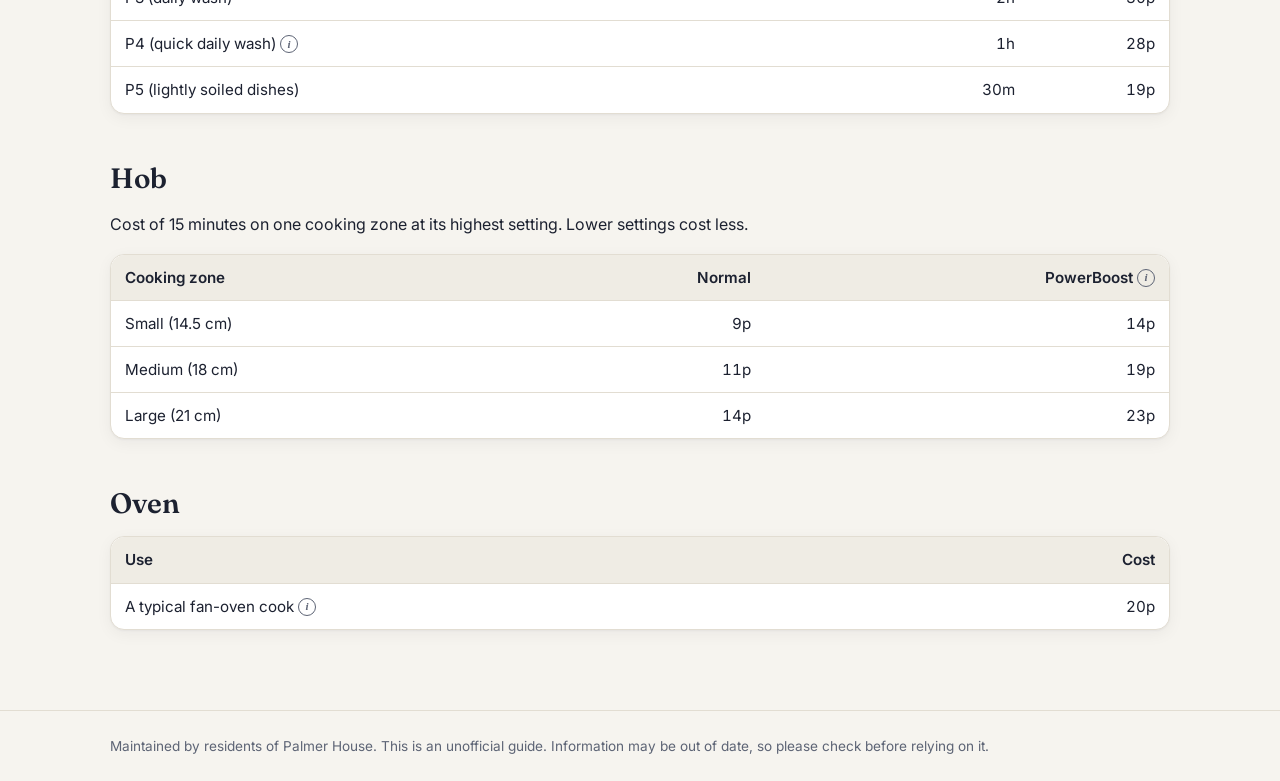
<file: costs.html>
<!doctype html>
<html lang="en-GB">
<head>
  <meta charset="utf-8">
  <meta name="viewport" content="width=device-width, initial-scale=1">
  <title>Running costs · Palmer House</title>
  <meta name="description" content="Rough running costs for the appliances in Palmer House flats, based on electricity at 25p per kWh.">
  <link rel="preconnect" href="https://fonts.googleapis.com">
  <link rel="preconnect" href="https://fonts.gstatic.com" crossorigin>
  <link href="https://fonts.googleapis.com/css2?family=Fraunces:opsz,wght@9..144,600&family=Inter:wght@400;500;600;700&display=swap" rel="stylesheet">
  <link rel="stylesheet" href="assets/style.css">
</head>
<body>
  <header class="site-header">
    <div class="inner">
      <a class="brand" href="./">Palmer House</a>
      <nav class="site-nav">
        <a href="faq">FAQ</a>
        <a href="appliances">Appliances</a>
        <a href="planning">Planning</a>
        <a href="updates">Updates</a>
        <a href="emails/">Emails</a>
      </nav>
    </div>
  </header>

  <main>
    <section class="hero">
      <p class="eyebrow">Appliances</p>
      <h1>Running costs</h1>
      <p>Rough costs for the <a href="appliances">appliances in your flat</a>, based on electricity at 25p per kWh and the figures in each manual. What you actually pay depends on your tariff and how you use them.</p>
    </section>

    <h2 id="heating-and-lights">Heating and lights</h2>
    <div class="cost-table">
      <table>
        <thead><tr><th>Appliance</th><th class="num">Per hour</th><th class="num">Per 24 hours</th></tr></thead>
        <tbody>
          <tr>
            <td>Radiator (comfort <span class="nowrap">mode)<span class="info-wrap"><button type="button" class="info" aria-expanded="false" aria-describedby="tip-radiator"><span class="sr-only">More information</span></button><span class="tip" role="tooltip" id="tip-radiator">Radiators turn off when they reach the correct temperature, so your actual costs will be lower. Some apartments have smaller models that use less power, check the sticker on the side.</span></span></span>
            </td>
            <td class="num">50p</td><td class="num">£12.00</td>
          </tr>
          <tr>
            <td>Radiator (eco <span class="nowrap">mode)<span class="info-wrap"><button type="button" class="info" aria-expanded="false" aria-describedby="tip-eco"><span class="sr-only">More information</span></button><span class="tip" role="tooltip" id="tip-eco">Eco mode runs the radiator at half power.</span></span></span>
            </td>
            <td class="num">25p</td><td class="num">£6.00</td>
          </tr>
          <tr><td>Radiator (standby)</td><td class="num">under 1p</td><td class="num">under 1p</td></tr>
          <tr>
            <td>Heated towel <span class="nowrap">rail<span class="info-wrap"><button type="button" class="info" aria-expanded="false" aria-describedby="tip-towel"><span class="sr-only">More information</span></button><span class="tip" role="tooltip" id="tip-towel">The towel rail runs at a fixed temperature, using 250 W whenever it's switched on.</span></span></span>
            </td>
            <td class="num">6p</td><td class="num">£1.50</td>
          </tr>
          <tr>
            <td>Single Ceiling <span class="nowrap">Light<span class="info-wrap"><button type="button" class="info" aria-expanded="false" aria-describedby="tip-lights"><span class="sr-only">More information</span></button><span class="tip" role="tooltip" id="tip-lights">Each ceiling light is an 8.2 W LED. Dimming them uses less.</span></span></span>
            </td>
            <td class="num">0.2p</td><td class="num">5p</td>
          </tr>
          <tr>
            <td>All Ceiling <span class="nowrap">Lights<span class="info-wrap"><button type="button" class="info" aria-expanded="false" aria-describedby="tip-alllights"><span class="sr-only">More information</span></button><span class="tip" role="tooltip" id="tip-alllights">Assuming 20 ceiling lights.</span></span></span>
            </td>
            <td class="num">4p</td><td class="num">98p</td>
          </tr>
        </tbody>
      </table>
    </div>

    <h2 id="washer-dryer">Washer dryer</h2>
    <div class="cost-table">
      <table>
        <thead><tr><th>Programme</th><th class="num">Time</th><th class="num">Cost</th></tr></thead>
        <tbody>
          <tr>
            <td>Eco 40-60 (full <span class="nowrap">load)<span class="info-wrap"><button type="button" class="info" aria-expanded="false" aria-describedby="tip-eco4060"><span class="sr-only">More information</span></button><span class="tip" role="tooltip" id="tip-eco4060">The most efficient programme for normally soiled cotton. It takes longer, but heats the water more gently. A full load is 7 kg.</span></span></span>
            </td>
            <td class="num">3h 25m</td><td class="num">26p</td>
          </tr>
          <tr><td>Eco 40-60 (half load)</td><td class="num">2h 40m</td><td class="num">17p</td></tr>
          <tr><td>Cotton 40°C</td><td class="num">3h 40m</td><td class="num">25p</td></tr>
          <tr><td>Synthetics 40°C</td><td class="num">2h 55m</td><td class="num">23p</td></tr>
          <tr><td>White 60°C</td><td class="num">2h 30m</td><td class="num">35p</td></tr>
          <tr><td>20°C</td><td class="num">1h 50m</td><td class="num">5p</td></tr>
          <tr><td>Rapid 30'</td><td class="num">30m</td><td class="num">5p</td></tr>
          <tr>
            <td>Wash &amp; dry (full <span class="nowrap">load)<span class="info-wrap"><button type="button" class="info" aria-expanded="false" aria-describedby="tip-dry"><span class="sr-only">More information</span></button><span class="tip" role="tooltip" id="tip-dry">Drying uses most of the energy. Washing and drying a full load costs over four times as much as washing alone. Based on the Eco 40-60 programme with drying.</span></span></span>
            </td>
            <td class="num">9h 50m</td><td class="num">£1.13</td>
          </tr>
          <tr><td>Wash &amp; dry (2.5 kg)</td><td class="num">5h 40m</td><td class="num">63p</td></tr>
        </tbody>
      </table>
    </div>

    <h2 id="dishwasher">Dishwasher</h2>
    <div class="cost-table">
      <table>
        <thead><tr><th>Programme</th><th class="num">Time</th><th class="num">Cost</th></tr></thead>
        <tbody>
          <tr>
            <td>P1 (Eco <span class="nowrap">50°C)<span class="info-wrap"><button type="button" class="info" aria-expanded="false" aria-describedby="tip-dweco"><span class="sr-only">More information</span></button><span class="tip" role="tooltip" id="tip-dweco">The longest programme, but one of the cheapest. It's the most efficient for dishes with a normal amount of dirt.</span></span></span>
            </td>
            <td class="num">4h</td><td class="num">19p</td>
          </tr>
          <tr><td>P2 (heavily soiled dishes, pots and pans)</td><td class="num">2h 45m</td><td class="num">31p</td></tr>
          <tr><td>P3 (daily wash)</td><td class="num">2h</td><td class="num">30p</td></tr>
          <tr>
            <td>P4 (quick daily <span class="nowrap">wash)<span class="info-wrap"><button type="button" class="info" aria-expanded="false" aria-describedby="tip-dwquick"><span class="sr-only">More information</span></button><span class="tip" role="tooltip" id="tip-dwquick">Quicker programmes heat the water faster, which uses more energy than the long Eco programme.</span></span></span>
            </td>
            <td class="num">1h</td><td class="num">28p</td>
          </tr>
          <tr><td>P5 (lightly soiled dishes)</td><td class="num">30m</td><td class="num">19p</td></tr>
        </tbody>
      </table>
    </div>

    <h2 id="hob">Hob</h2>
    <p>Cost of 15 minutes on one cooking zone at its highest setting. Lower settings cost less.</p>
    <div class="cost-table">
      <table>
        <thead>
          <tr>
            <th>Cooking zone</th>
            <th class="num">Normal</th>
            <th class="num"><span class="nowrap">PowerBoost<span class="info-wrap"><button type="button" class="info" aria-expanded="false" aria-describedby="tip-boost"><span class="sr-only">More information</span></button><span class="tip tip-left" role="tooltip" id="tip-boost">PowerBoost gives a zone extra power for a short time, for example to bring a pan of water to the boil quickly. Only one zone can be on PowerBoost at a time.</span></span></span>
            </th>
          </tr>
        </thead>
        <tbody>
          <tr><td>Small (14.5 cm)</td><td class="num">9p</td><td class="num">14p</td></tr>
          <tr><td>Medium (18 cm)</td><td class="num">11p</td><td class="num">19p</td></tr>
          <tr><td>Large (21 cm)</td><td class="num">14p</td><td class="num">23p</td></tr>
        </tbody>
      </table>
    </div>

    <h2 id="oven">Oven</h2>
    <div class="cost-table">
      <table>
        <thead><tr><th>Use</th><th class="num">Cost</th></tr></thead>
        <tbody>
          <tr>
            <td>A typical fan-oven <span class="nowrap">cook<span class="info-wrap"><button type="button" class="info" aria-expanded="false" aria-describedby="tip-oven"><span class="sr-only">More information</span></button><span class="tip" role="tooltip" id="tip-oven">Based on the oven's official energy test for a fan cook. While it's heating up, the oven can draw up to 2.4 kW, which costs 60p an hour.</span></span></span>
            </td>
            <td class="num">20p</td>
          </tr>
        </tbody>
      </table>
    </div>
  </main>
  <script src="assets/info.js"></script>

  <footer>
    <div class="inner">Maintained by residents of Palmer House. This is an unofficial guide. Information may be out of date, so please check before relying on it.</div>
  </footer>
</body>
</html>
</file>
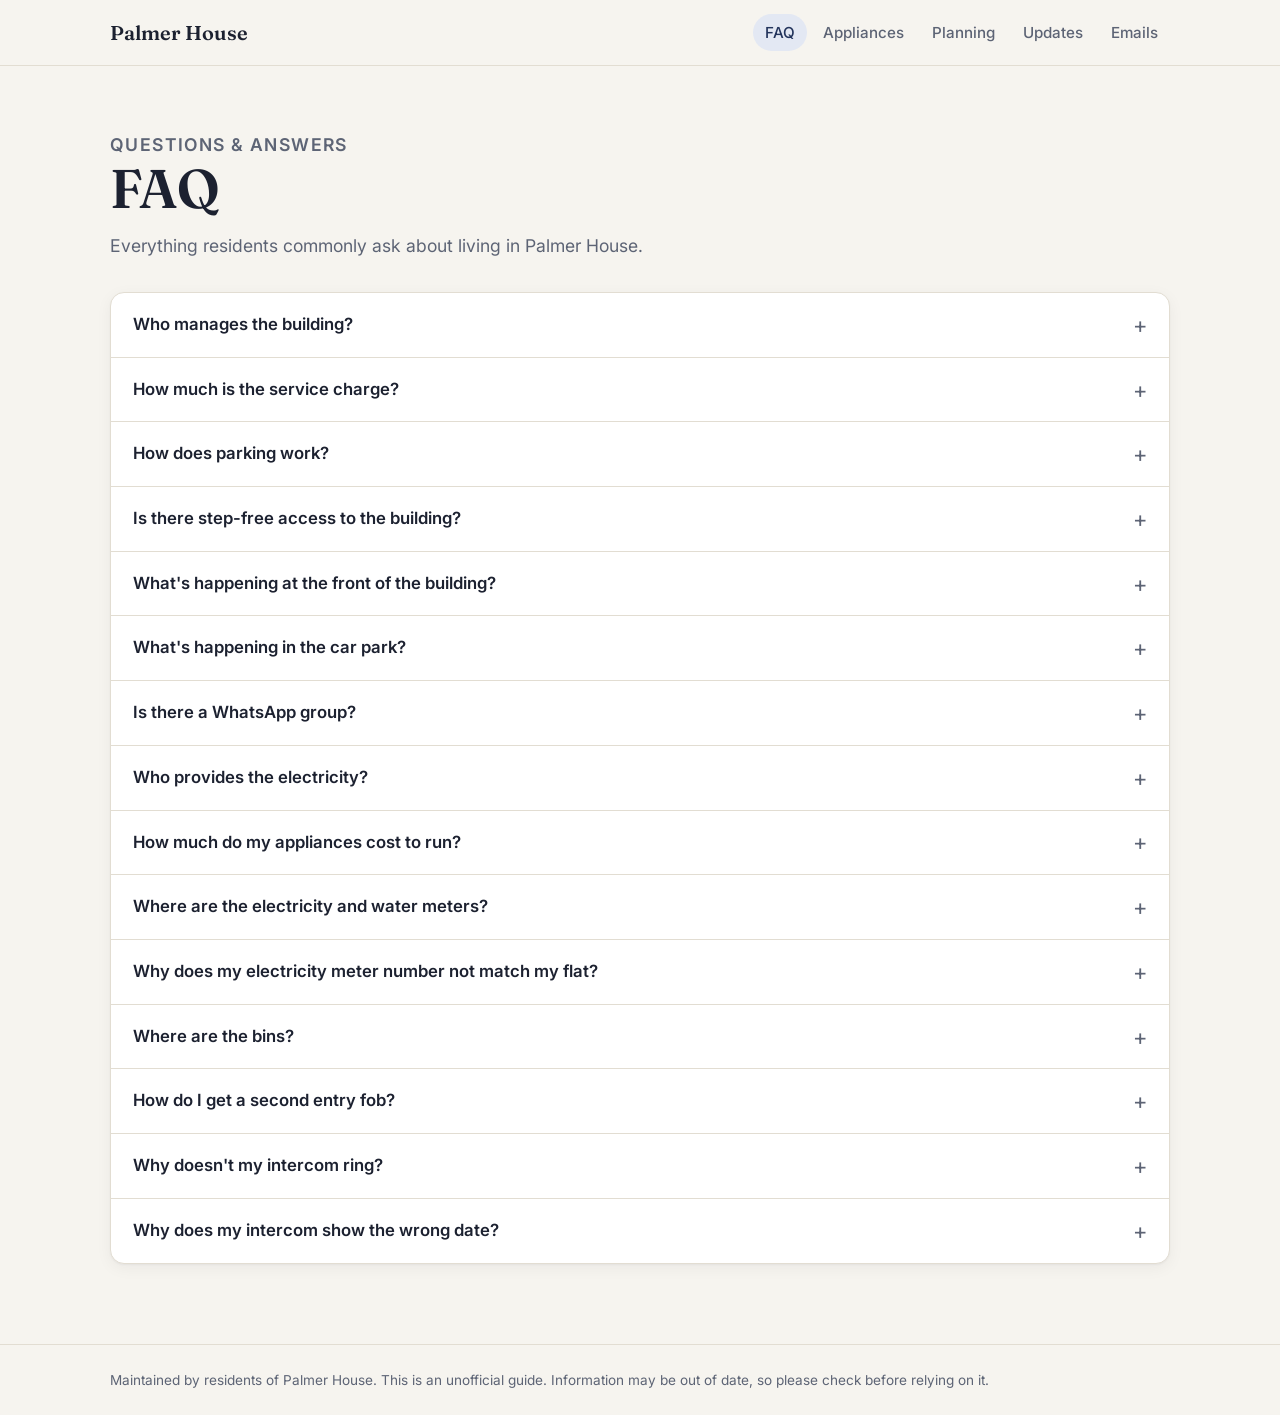
<file: faq.html>
<!doctype html>
<html lang="en-GB">
<head>
  <meta charset="utf-8">
  <meta name="viewport" content="width=device-width, initial-scale=1">
  <title>FAQ · Palmer House</title>
  <meta name="description" content="Frequently asked questions about living in Palmer House, Hove: electricity, parking, bins, fobs, meters, the intercom and more.">
  <link rel="preconnect" href="https://fonts.googleapis.com">
  <link rel="preconnect" href="https://fonts.gstatic.com" crossorigin>
  <link href="https://fonts.googleapis.com/css2?family=Fraunces:opsz,wght@9..144,600&family=Inter:wght@400;500;600;700&display=swap" rel="stylesheet">
  <link rel="stylesheet" href="assets/style.css">
</head>
<body>
  <header class="site-header">
    <div class="inner">
      <a class="brand" href="./">Palmer House</a>
      <nav class="site-nav">
        <a href="faq" aria-current="page">FAQ</a>
        <a href="appliances">Appliances</a>
        <a href="planning">Planning</a>
        <a href="updates">Updates</a>
        <a href="emails/">Emails</a>
      </nav>
    </div>
  </header>

  <main>
    <section class="hero">
      <p class="eyebrow">Questions &amp; answers</p>
      <h1>FAQ</h1>
      <p>Everything residents commonly ask about living in Palmer House.</p>
    </section>

    <div class="faq">
      <details id="maintenance">
        <summary>Who manages the building?</summary>
        <div class="faq-body">
          <p>The maintenance provider is <a href="https://hmlgroup.com/">HML Holdings Ltd</a>, who have been in place since March 2026. Our local office is in Worthing.</p>
          <p>For flat owners, the service charge is roughly £1,500 per year, paid every six months.</p>
        </div>
      </details>

      <details id="service-charge">
        <summary>How much is the service charge?</summary>
        <div class="faq-body">
          <p>For flat owners, it's roughly £1,500 per year, paid every six months. Each flat pays roughly 1% of the building's total.</p>
        </div>
      </details>

      <details id="car-park">
        <summary>How does parking work?</summary>
        <div class="faq-body">
          <p>The spaces with painted numbers on belong to this building, and each number lines up with a specific flat. Not all numbers match their flat, so if you're unsure if you have a space, confirm with your letting agent or consult your lease.</p>
        </div>
      </details>

      <details id="step-free-access">
        <summary>Is there step-free access to the building?</summary>
        <div class="faq-body">
          <p>Not at the moment. Palmer House's only step-free route was the ramp at the front entrance, which was closed off in September 2025 when work began on the <a href="#front-of-building">office block at the front</a>. The remaining entrance has steps.</p>
          <p>Residents have raised this with the developers and the council. In October 2026 the office block's developer said they would speak to the council's building control team about finding a solution, but there's no confirmed plan yet. See the <a href="updates">updates</a> for the latest.</p>
        </div>
      </details>

      <details id="front-of-building">
        <summary>What's happening at the front of the building?</summary>
        <div class="faq-body">
          <p>A three-storey office block is being built on the land in front of Palmer House, where our front entrance used to be. The land doesn't belong to Palmer House. The developer is Nicolaudie UK, a lighting company that plans to move its offices there, and in October 2026 they got approval to add a basement and solar panels.</p>
          <p>See the <a href="planning#office-block">planning permission</a> for the full history.</p>
        </div>
      </details>

      <details id="car-park-development">
        <summary>What's happening in the car park?</summary>
        <div class="faq-body">
          <p>There's planning permission for Harvey House, a six-storey block of flats in the north-east corner of the car park. Work started on 28 July 2026, just before the permission was due to expire, which keeps it in place permanently. There's no developer yet, so it's unclear when building will begin.</p>
          <p>See the <a href="planning#harvey-house">planning permission</a> for the full history.</p>
        </div>
      </details>

      <details id="whatsapp">
        <summary>Is there a WhatsApp group?</summary>
        <div class="faq-body">
          <p>Yes! But we can't share the link here, so if you want to join, you'll have to ask someone else in the building to add you.</p>
        </div>
      </details>

      <details id="electricity">
        <summary>Who provides the electricity?</summary>
        <div class="faq-body">
          <p>British Gas is the electricity provider. You can switch to another provider, but you'll need to set up a British Gas account and pay off the outstanding balance first.</p>
          <p>The postcode (BN3 1RR) might not match the one in their database (BN3 1RE). Octopus Energy struggled with this for a while, but it may no longer be a problem.</p>
          <p>If you're switching to Octopus, ask in the residents' <a href="#whatsapp">WhatsApp group</a> for a referral link. You'll both get £50 off your bills.</p>
        </div>
      </details>

      <details id="running-costs">
        <summary>How much do my appliances cost to run?</summary>
        <div class="faq-body">
          <p>Most cost a few pence per use. A wash in the washer dryer is around 25p, a dishwasher cycle 20–30p, and a radiator up to 50p an hour while it's heating. See the <a href="costs">running costs</a> for each appliance.</p>
        </div>
      </details>

      <details id="meters">
        <summary>Where are the electricity and water meters?</summary>
        <div class="faq-body">
          <p>They're in a cupboard by the stairs on your floor. You'll need an FB2 key, which you can <a href="https://www.amazon.co.uk/dp/B082GTBDZJ">buy from Amazon</a> for about £3. Several neighbours have one, so ask in the <a href="#whatsapp">WhatsApp group</a> to borrow one.</p>
          <p>In the upper half of the building, your meter number won't match your flat number. <a href="#meter-numbers">Here's why</a>.</p>
        </div>
      </details>

      <details id="meter-numbers">
        <summary>Why does my electricity meter number not match my flat?</summary>
        <div class="faq-body">
          <p>Palmer House was originally designed with 97 flats. Three more were added late in the conversion, partway up the building, after the electricity, water, internet and intercom systems had already been set up.</p>
          <p>As a result, flats in the upper half of the building have utility meters numbered three lower than the flat itself. For example, flat 50's electricity meter is labelled 47.</p>
        </div>
      </details>

      <details id="bins">
        <summary>Where are the bins?</summary>
        <div class="faq-body">
          <p>The bin room is on the ground floor. From the lobby, walk through the double doors to the lift and keep going. You'll need your fob to get in.</p>
          <p>If they're full, there are also two bins (refuse and recycling) across the road from the front of the building.</p>
        </div>
      </details>

      <details id="fobs">
        <summary>How do I get a second entry fob?</summary>
        <div class="faq-body">
          <p>If there are two of you renting from Charters and you were only given one entry fob, ask them for a second. Some residents have been provided with one.</p>
          <p>Going forward, new fobs will be issued through <a href="#maintenance">HML</a>, the building's maintenance provider.</p>
        </div>
      </details>

      <details id="intercom-ringing">
        <summary>Why doesn't my intercom ring?</summary>
        <div class="faq-body">
          <p>If you're on floor 3 or above, the wrong flat number may be registered. Go to the intercom settings → installer (code 6666) → Monitor, and correct the number.</p>
        </div>
      </details>

      <details id="intercom-date">
        <summary>Why does my intercom show the wrong date?</summary>
        <div class="faq-body">
          <p>The intercoms are connected to a centralised system with the wrong date, so your doorbell history will be off. Some people have managed to fix theirs.</p>
          <p>Answering the door remotely is possible in theory, but needs a licence fee that isn't currently being paid.</p>
        </div>
      </details>
    </div>
  </main>
  <script src="assets/faq.js"></script>

  <footer>
    <div class="inner">Maintained by residents of Palmer House. This is an unofficial guide. Information may be out of date, so please check before relying on it.</div>
  </footer>
</body>
</html>
</file>
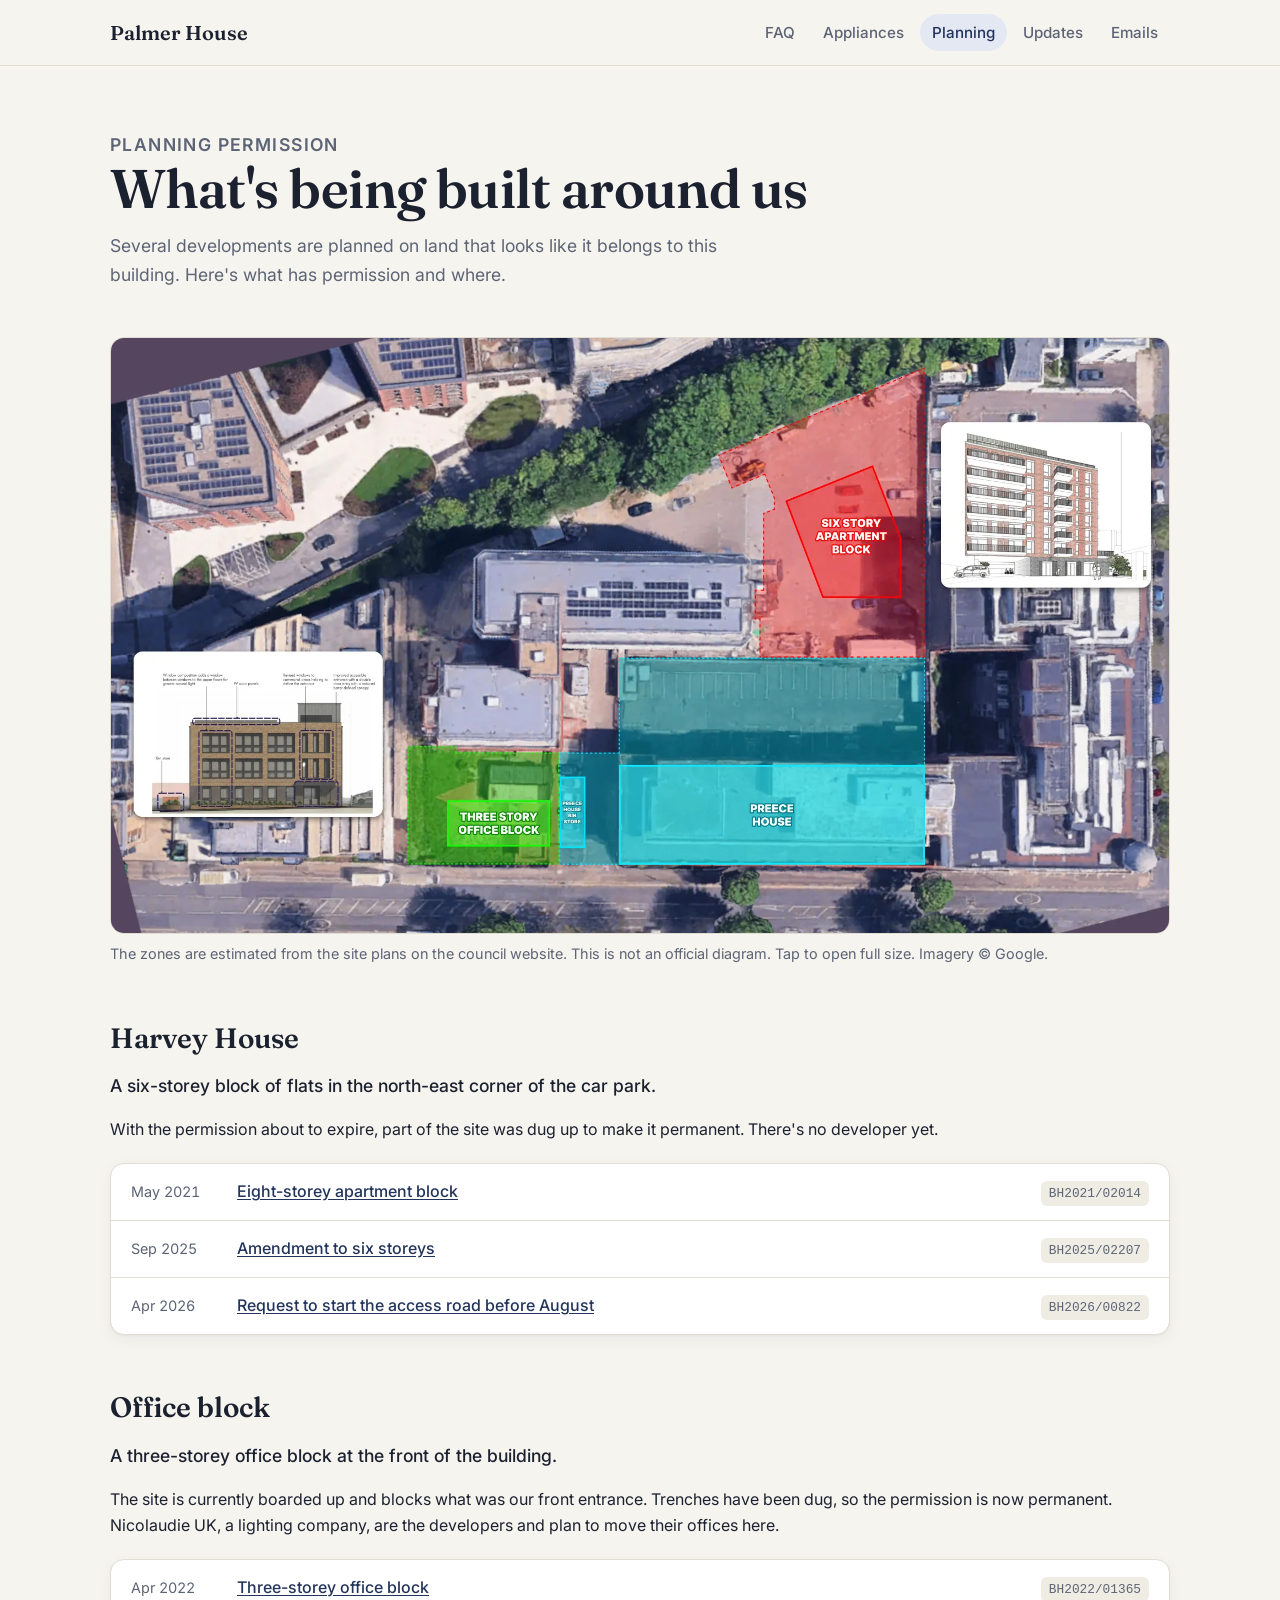
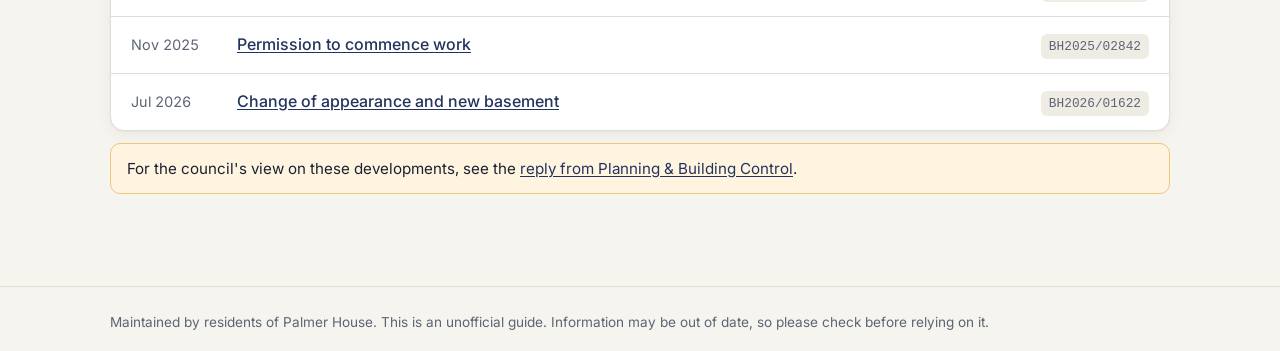
<file: planning.html>
<!doctype html>
<html lang="en-GB">
<head>
  <meta charset="utf-8">
  <meta name="viewport" content="width=device-width, initial-scale=1">
  <title>Planning · Palmer House</title>
  <meta name="description" content="Planning permissions and developments around Palmer House, Hove: the Harvey House flats and the front office block.">
  <link rel="preconnect" href="https://fonts.googleapis.com">
  <link rel="preconnect" href="https://fonts.gstatic.com" crossorigin>
  <link href="https://fonts.googleapis.com/css2?family=Fraunces:opsz,wght@9..144,600&family=Inter:wght@400;500;600;700&display=swap" rel="stylesheet">
  <link rel="stylesheet" href="assets/style.css">
</head>
<body>
  <header class="site-header">
    <div class="inner">
      <a class="brand" href="./">Palmer House</a>
      <nav class="site-nav">
        <a href="faq">FAQ</a>
        <a href="appliances">Appliances</a>
        <a href="planning" aria-current="page">Planning</a>
        <a href="updates">Updates</a>
        <a href="emails/">Emails</a>
      </nav>
    </div>
  </header>

  <main>
    <section class="hero">
      <p class="eyebrow">Planning permission</p>
      <h1>What's being built around us</h1>
      <p>Several developments are planned on land that looks like it belongs to this building. Here's what has permission and where.</p>
    </section>

    <figure>
      <a href="assets/img/surrounding-area.webp"><img src="assets/img/surrounding-area.webp" alt="Aerial view of Palmer House with the planned office block and Harvey House zones highlighted" loading="lazy"></a>
      <figcaption>The zones are estimated from the site plans on the council website. This is not an official diagram. Tap to open full size. Imagery © Google.</figcaption>
    </figure>

    <h2 id="harvey-house">Harvey House</h2>
    <p class="lede">A six-storey block of flats in the north-east corner of the car park.</p>
    <p>With the permission about to expire, part of the site was dug up to make it permanent. There's no developer yet.</p>
    <ol class="apps">
      <li>
        <time datetime="2021-05">May 2021</time>
        <a href="https://planningapps.brighton-hove.gov.uk/online-applications/applicationDetails.do?activeTab=documents&amp;keyVal=QTT29ADMHHJ00">Eight-storey apartment block</a>
        <code>BH2021/02014</code>
      </li>
      <li>
        <time datetime="2025-09">Sep 2025</time>
        <a href="https://planningapps.brighton-hove.gov.uk/online-applications/applicationDetails.do?activeTab=consulteeComments&amp;keyVal=T22G01DMG0J00&amp;consulteeCommentsPager.page=2">Amendment to six storeys</a>
        <code>BH2025/02207</code>
      </li>
      <li>
        <time datetime="2026-04">Apr 2026</time>
        <a href="https://planningapps.brighton-hove.gov.uk/online-applications/applicationDetails.do?activeTab=documents&amp;keyVal=TCVE9IDMKSO00">Request to start the access road before August</a>
        <code>BH2026/00822</code>
      </li>
    </ol>

    <h2 id="office-block">Office block</h2>
    <p class="lede">A three-storey office block at the front of the building.</p>
    <p>The site is currently boarded up and blocks what was our front entrance. Trenches have been dug, so the permission is now permanent. Nicolaudie UK, a lighting company, are the developers and plan to move their offices here.</p>
    <ol class="apps">
      <li>
        <time datetime="2022-04">Apr 2022</time>
        <a href="https://planningapps.brighton-hove.gov.uk/online-applications/applicationDetails.do?activeTab=documents&amp;keyVal=RAQXDTDMJML00">Three-storey office block</a>
        <code>BH2022/01365</code>
      </li>
      <li>
        <time datetime="2025-11">Nov 2025</time>
        <a href="https://planningapps.brighton-hove.gov.uk/online-applications/applicationDetails.do?activeTab=summary&amp;keyVal=T62R5EDML4900">Permission to commence work</a>
        <code>BH2025/02842</code>
      </li>
      <li>
        <time datetime="2026-07">Jul 2026</time>
        <a href="https://planningapps.brighton-hove.gov.uk/online-applications/applicationDetails.do?activeTab=summary&amp;keyVal=THUOYLDMMV700">Change of appearance and new basement</a>
        <code>BH2026/01622</code>
      </li>
    </ol>

    <p class="note">For the council's view on these developments, see the <a href="emails/planning-sep-2025">reply from Planning &amp; Building Control</a>.</p>
  </main>

  <footer>
    <div class="inner">Maintained by residents of Palmer House. This is an unofficial guide. Information may be out of date, so please check before relying on it.</div>
  </footer>
</body>
</html>
</file>
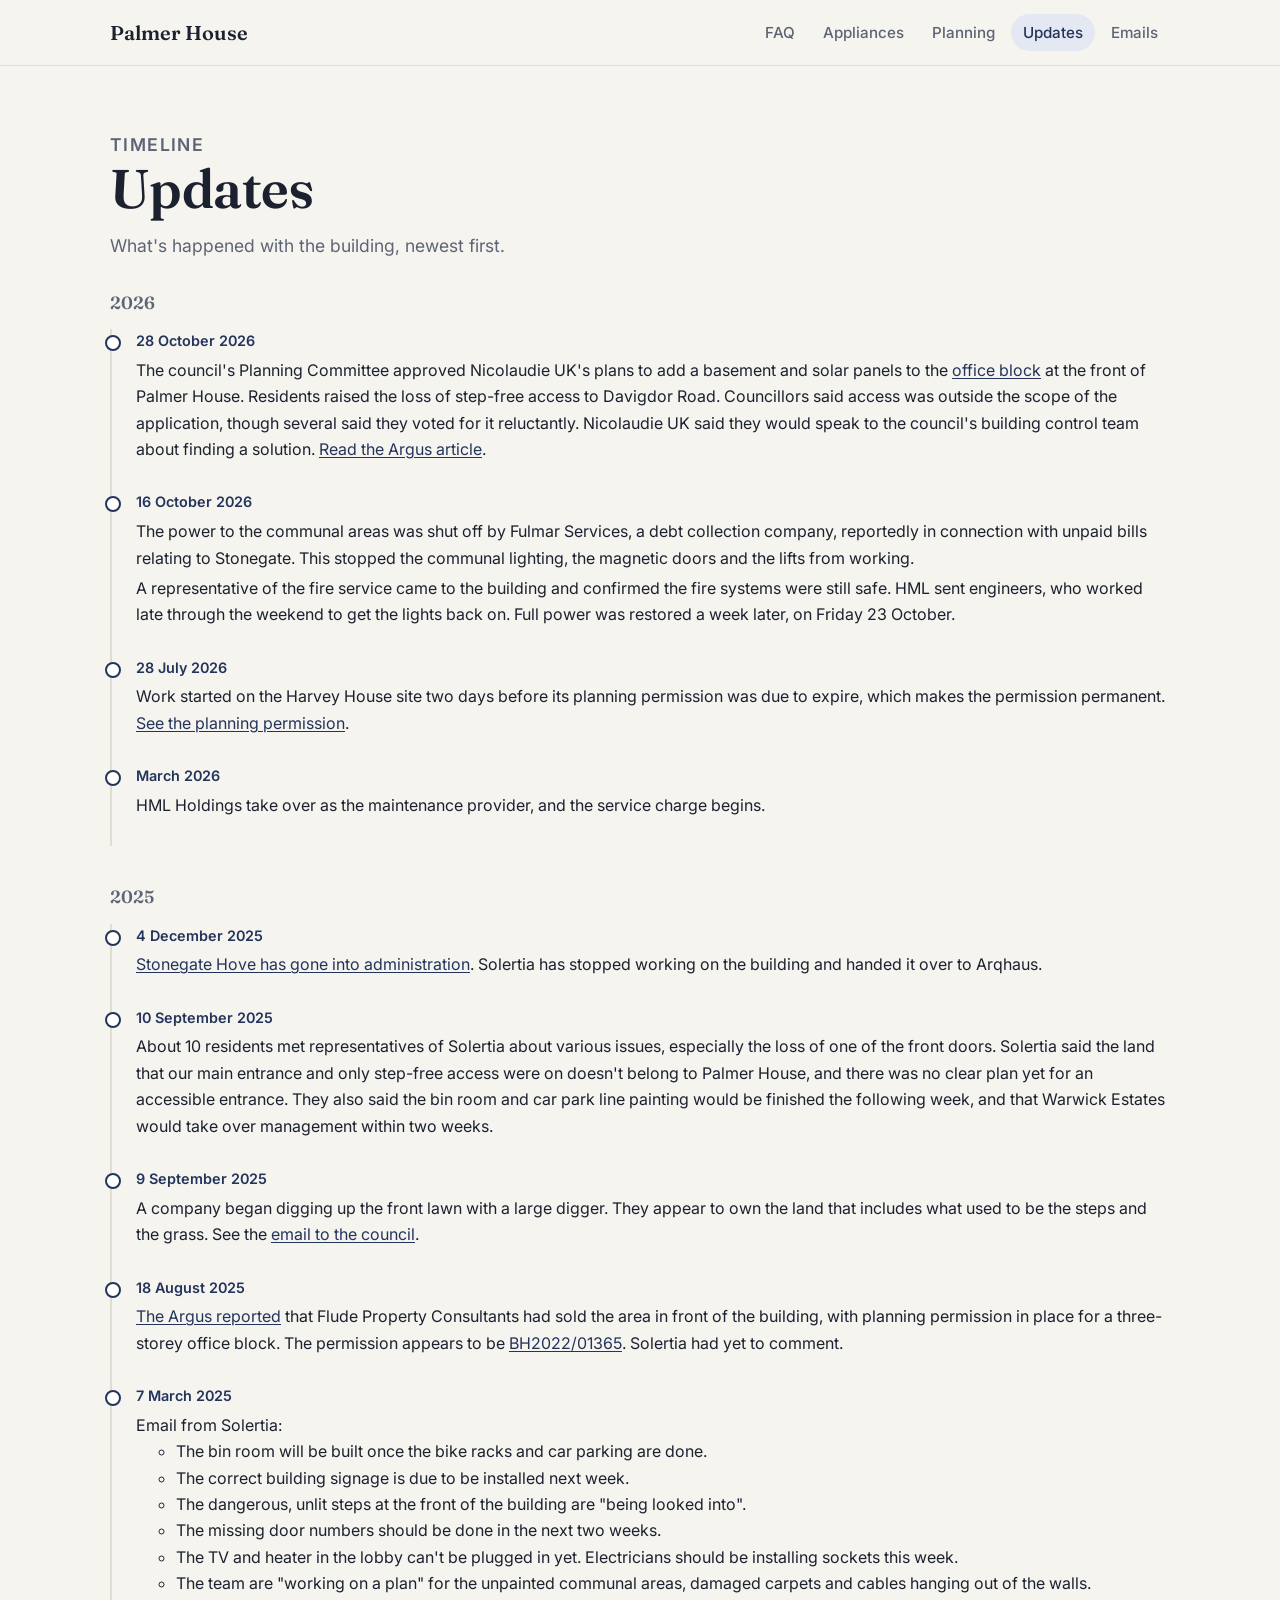
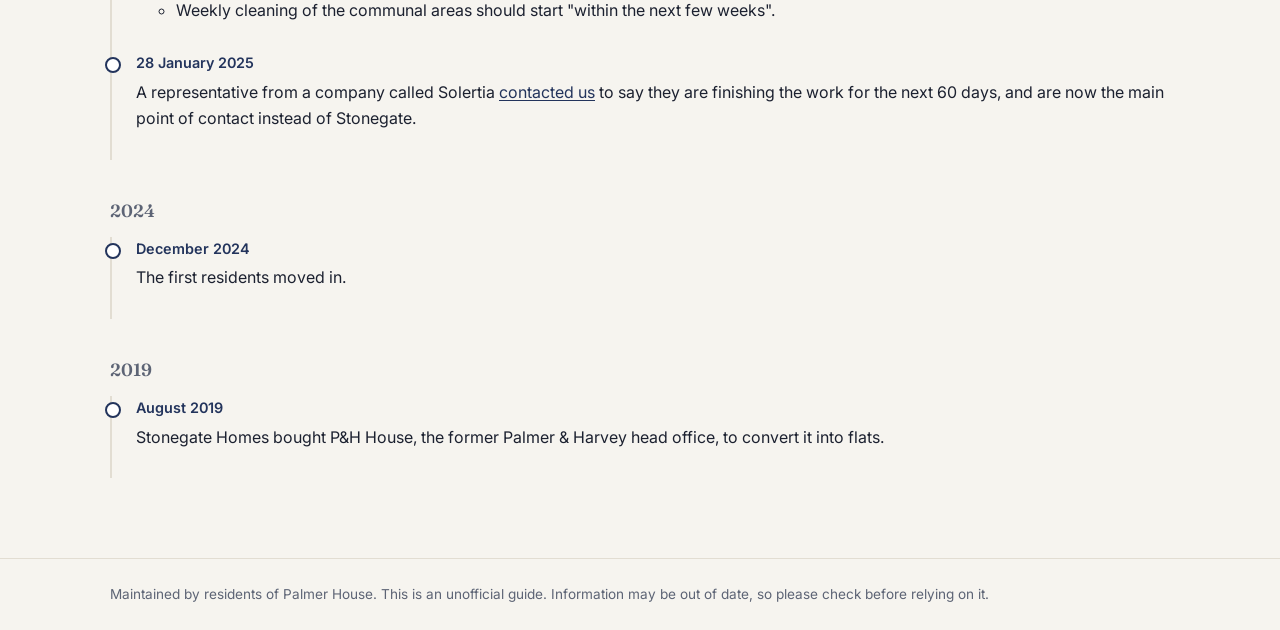
<file: updates.html>
<!doctype html>
<html lang="en-GB">
<head>
  <meta charset="utf-8">
  <meta name="viewport" content="width=device-width, initial-scale=1">
  <title>Updates · Palmer House</title>
  <meta name="description" content="A timeline of updates about Palmer House, Hove, from the developer handover to the latest residents' meetings.">
  <link rel="preconnect" href="https://fonts.googleapis.com">
  <link rel="preconnect" href="https://fonts.gstatic.com" crossorigin>
  <link href="https://fonts.googleapis.com/css2?family=Fraunces:opsz,wght@9..144,600&family=Inter:wght@400;500;600;700&display=swap" rel="stylesheet">
  <link rel="stylesheet" href="assets/style.css">
</head>
<body>
  <header class="site-header">
    <div class="inner">
      <a class="brand" href="./">Palmer House</a>
      <nav class="site-nav">
        <a href="faq">FAQ</a>
        <a href="appliances">Appliances</a>
        <a href="planning">Planning</a>
        <a href="updates" aria-current="page">Updates</a>
        <a href="emails/">Emails</a>
      </nav>
    </div>
  </header>

  <main>
    <section class="hero">
      <p class="eyebrow">Timeline</p>
      <h1>Updates</h1>
      <p>What's happened with the building, newest first.</p>
    </section>

    <div class="milestones">
      <h2 class="year">2026</h2>
      <ol class="timeline">
      <li>
        <time datetime="2026-10-28">28 October 2026</time>
        <p>The council's Planning Committee approved Nicolaudie UK's plans to add a basement and solar panels to the <a href="planning#office-block">office block</a> at the front of Palmer House. Residents raised the loss of step-free access to Davigdor Road. Councillors said access was outside the scope of the application, though several said they voted for it reluctantly. Nicolaudie UK said they would speak to the council's building control team about finding a solution. <a href="https://www.theargus.co.uk/news/26680526.hove-basement-plans-approved-despite-concerns-access/">Read the Argus article</a>.</p>
      </li>
      <li>
        <time datetime="2026-10-16">16 October 2026</time>
        <p>The power to the communal areas was shut off by Fulmar Services, a debt collection company, reportedly in connection with unpaid bills relating to Stonegate. This stopped the communal lighting, the magnetic doors and the lifts from working.</p>
        <p>A representative of the fire service came to the building and confirmed the fire systems were still safe. HML sent engineers, who worked late through the weekend to get the lights back on. Full power was restored a week later, on Friday 23 October.</p>
      </li>
      <li>
        <time datetime="2026-07-28">28 July 2026</time>
        <p>Work started on the Harvey House site two days before its planning permission was due to expire, which makes the permission permanent. <a href="planning#harvey-house">See the planning permission</a>.</p>
      </li>
      <li>
        <time datetime="2026-03">March 2026</time>
        <p>HML Holdings take over as the maintenance provider, and the service charge begins.</p>
      </li>
      </ol>

      <h2 class="year">2025</h2>
      <ol class="timeline">
      <li>
        <time datetime="2025-12-04">4 December 2025</time>
        <p><a href="https://find-and-update.company-information.service.gov.uk/company/12012124/filing-history">Stonegate Hove has gone into administration</a>. Solertia has stopped working on the building and handed it over to Arqhaus.</p>
      </li>
      <li>
        <time datetime="2025-09-10">10 September 2025</time>
        <p>About 10 residents met representatives of Solertia about various issues, especially the loss of one of the front doors. Solertia said the land that our main entrance and only step-free access were on doesn't belong to Palmer House, and there was no clear plan yet for an accessible entrance. They also said the bin room and car park line painting would be finished the following week, and that Warwick Estates would take over management within two weeks.</p>
      </li>
      <li>
        <time datetime="2025-09-09">9 September 2025</time>
        <p>A company began digging up the front lawn with a large digger. They appear to own the land that includes what used to be the steps and the grass. See the <a href="emails/planning-sep-2025">email to the council</a>.</p>
      </li>
      <li>
        <time datetime="2025-08-18">18 August 2025</time>
        <p><a href="https://www.theargus.co.uk/news/25394163.hove-development-plot-davigdor-road-sold-owner/">The Argus reported</a> that Flude Property Consultants had sold the area in front of the building, with planning permission in place for a three-storey office block. The permission appears to be <a href="https://planningapps.brighton-hove.gov.uk/online-applications/applicationDetails.do?activeTab=documents&amp;keyVal=RAQXDTDMJML00">BH2022/01365</a>. Solertia had yet to comment.</p>
      </li>
      <li>
        <time datetime="2025-03-07">7 March 2025</time>
        <p>Email from Solertia:</p>
        <ul>
          <li>The bin room will be built once the bike racks and car parking are done.</li>
          <li>The correct building signage is due to be installed next week.</li>
          <li>The dangerous, unlit steps at the front of the building are "being looked into".</li>
          <li>The missing door numbers should be done in the next two weeks.</li>
          <li>The TV and heater in the lobby can't be plugged in yet. Electricians should be installing sockets this week.</li>
          <li>The team are "working on a plan" for the unpainted communal areas, damaged carpets and cables hanging out of the walls.</li>
          <li>Weekly cleaning of the communal areas should start "within the next few weeks".</li>
        </ul>
      </li>
      <li>
        <time datetime="2025-01-28">28 January 2025</time>
        <p>A representative from a company called Solertia <a href="emails/solertia-welcome">contacted us</a> to say they are finishing the work for the next 60 days, and are now the main point of contact instead of Stonegate.</p>
      </li>
      </ol>

      <h2 class="year">2024</h2>
      <ol class="timeline">
      <li>
        <time datetime="2024-12">December 2024</time>
        <p>The first residents moved in.</p>
      </li>
      </ol>

      <h2 class="year">2019</h2>
      <ol class="timeline">
      <li>
        <time datetime="2019-08">August 2019</time>
        <p>Stonegate Homes bought P&amp;H House, the former Palmer &amp; Harvey head office, to convert it into flats.</p>
      </li>
      </ol>
    </div>

  </main>

  <footer>
    <div class="inner">Maintained by residents of Palmer House. This is an unofficial guide. Information may be out of date, so please check before relying on it.</div>
  </footer>
</body>
</html>
</file>
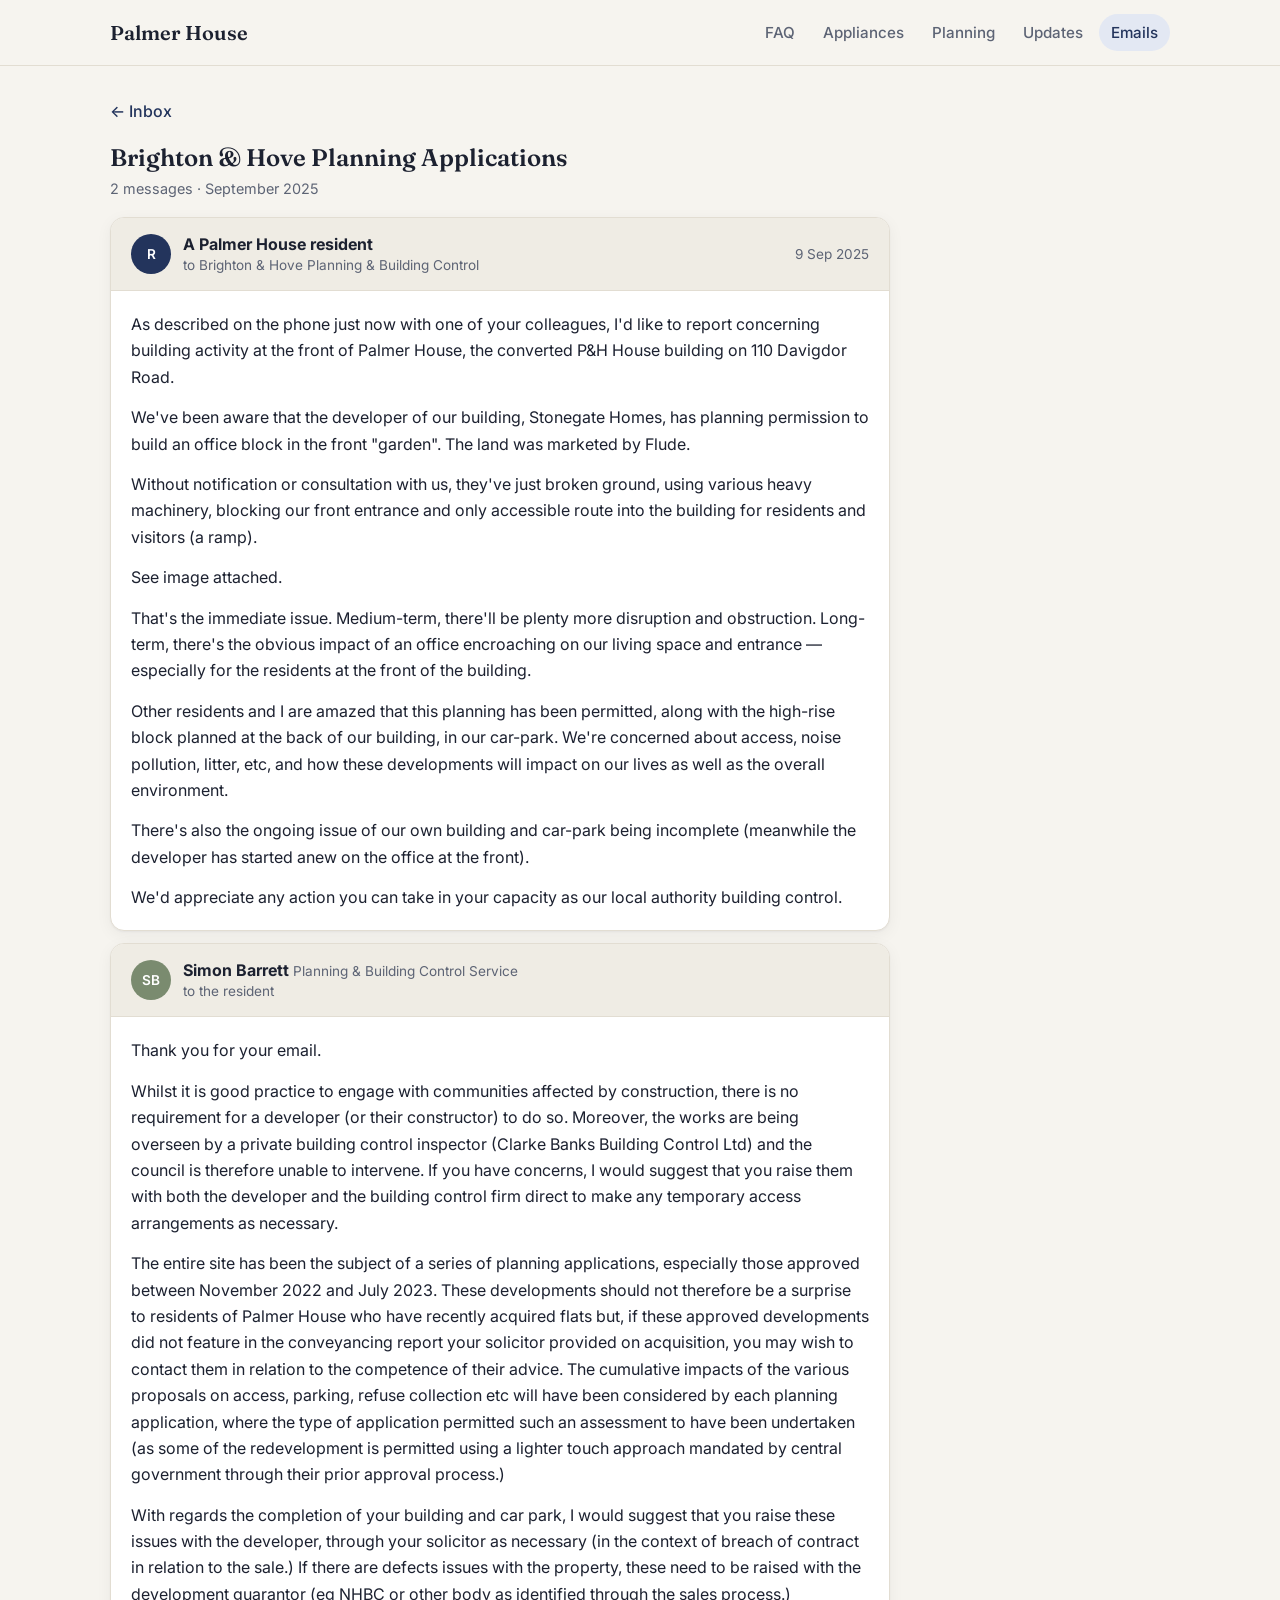
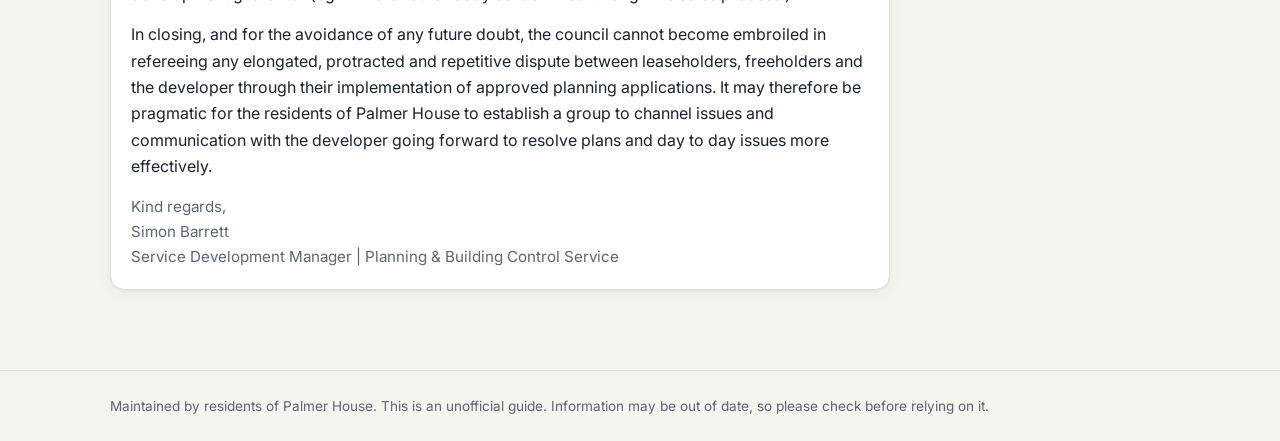
<file: emails/planning-sep-2025.html>
<!doctype html>
<html lang="en-GB">
<head>
  <meta charset="utf-8">
  <meta name="viewport" content="width=device-width, initial-scale=1">
  <title>Brighton &amp; Hove Planning Applications · Emails · Palmer House</title>
  <meta name="description" content="Emails between Palmer House residents and outside organisations, shared for reference.">
  <link rel="preconnect" href="https://fonts.googleapis.com">
  <link rel="preconnect" href="https://fonts.gstatic.com" crossorigin>
  <link href="https://fonts.googleapis.com/css2?family=Fraunces:opsz,wght@9..144,600&family=Inter:wght@400;500;600;700&display=swap" rel="stylesheet">
  <link rel="stylesheet" href="../assets/style.css">
</head>
<body>
  <header class="site-header">
    <div class="inner">
      <a class="brand" href="../">Palmer House</a>
      <nav class="site-nav">
        <a href="../faq">FAQ</a>
        <a href="../appliances">Appliances</a>
        <a href="../planning">Planning</a>
        <a href="../updates">Updates</a>
        <a href="./" aria-current="page">Emails</a>
      </nav>
    </div>
  </header>

  <main class="email-page">
    <a class="back-link" href="./">← Inbox</a>
    <section class="thread" id="planning-sep-2025">
      <h1 class="thread-subject">Brighton &amp; Hove Planning Applications</h1>
      <p class="thread-meta">2 messages · September 2025</p>

      <article class="message">
        <header class="message-head">
          <span class="avatar" aria-hidden="true">R</span>
          <div class="message-who">
            <p><strong>A Palmer House resident</strong></p>
            <p class="message-to">to Brighton &amp; Hove Planning &amp; Building Control</p>
          </div>
          <time class="message-date" datetime="2025-09-09">9 Sep 2025</time>
        </header>
        <div class="message-body">
          <p>As described on the phone just now with one of your colleagues, I'd like to report concerning building activity at the front of Palmer House, the converted P&amp;H House building on 110 Davigdor Road.</p>
          <p>We've been aware that the developer of our building, Stonegate Homes, has planning permission to build an office block in the front "garden". The land was marketed by Flude.</p>
          <p>Without notification or consultation with us, they've just broken ground, using various heavy machinery, blocking our front entrance and only accessible route into the building for residents and visitors (a ramp).</p>
          <p>See image attached.</p>
          <p>That's the immediate issue. Medium-term, there'll be plenty more disruption and obstruction. Long-term, there's the obvious impact of an office encroaching on our living space and entrance — especially for the residents at the front of the building.</p>
          <p>Other residents and I are amazed that this planning has been permitted, along with the high-rise block planned at the back of our building, in our car-park. We're concerned about access, noise pollution, litter, etc, and how these developments will impact on our lives as well as the overall environment.</p>
          <p>There's also the ongoing issue of our own building and car-park being incomplete (meanwhile the developer has started anew on the office at the front).</p>
          <p>We'd appreciate any action you can take in your capacity as our local authority building control.</p>
        </div>
      </article>

      <article class="message">
        <header class="message-head">
          <span class="avatar avatar-alt" aria-hidden="true">SB</span>
          <div class="message-who">
            <p><strong>Simon Barrett</strong> <span class="message-role">Planning &amp; Building Control Service</span></p>
            <p class="message-to">to the resident</p>
          </div>
        </header>
        <div class="message-body">
          <p>Thank you for your email.</p>
          <p>Whilst it is good practice to engage with communities affected by construction, there is no requirement for a developer (or their constructor) to do so. Moreover, the works are being overseen by a private building control inspector (Clarke Banks Building Control Ltd) and the council is therefore unable to intervene. If you have concerns, I would suggest that you raise them with both the developer and the building control firm direct to make any temporary access arrangements as necessary.</p>
          <p>The entire site has been the subject of a series of planning applications, especially those approved between November 2022 and July 2023. These developments should not therefore be a surprise to residents of Palmer House who have recently acquired flats but, if these approved developments did not feature in the conveyancing report your solicitor provided on acquisition, you may wish to contact them in relation to the competence of their advice. The cumulative impacts of the various proposals on access, parking, refuse collection etc will have been considered by each planning application, where the type of application permitted such an assessment to have been undertaken (as some of the redevelopment is permitted using a lighter touch approach mandated by central government through their prior approval process.)</p>
          <p>With regards the completion of your building and car park, I would suggest that you raise these issues with the developer, through your solicitor as necessary (in the context of breach of contract in relation to the sale.) If there are defects issues with the property, these need to be raised with the development guarantor (eg NHBC or other body as identified through the sales process.)</p>
          <p>In closing, and for the avoidance of any future doubt, the council cannot become embroiled in refereeing any elongated, protracted and repetitive dispute between leaseholders, freeholders and the developer through their implementation of approved planning applications. It may therefore be pragmatic for the residents of Palmer House to establish a group to channel issues and communication with the developer going forward to resolve plans and day to day issues more effectively.</p>
          <p class="signature">Kind regards,<br>Simon Barrett<br>Service Development Manager | Planning &amp; Building Control Service</p>
        </div>
      </article>
    </section>
  </main>

  <footer>
    <div class="inner">Maintained by residents of Palmer House. This is an unofficial guide. Information may be out of date, so please check before relying on it.</div>
  </footer>
</body>
</html>
</file>
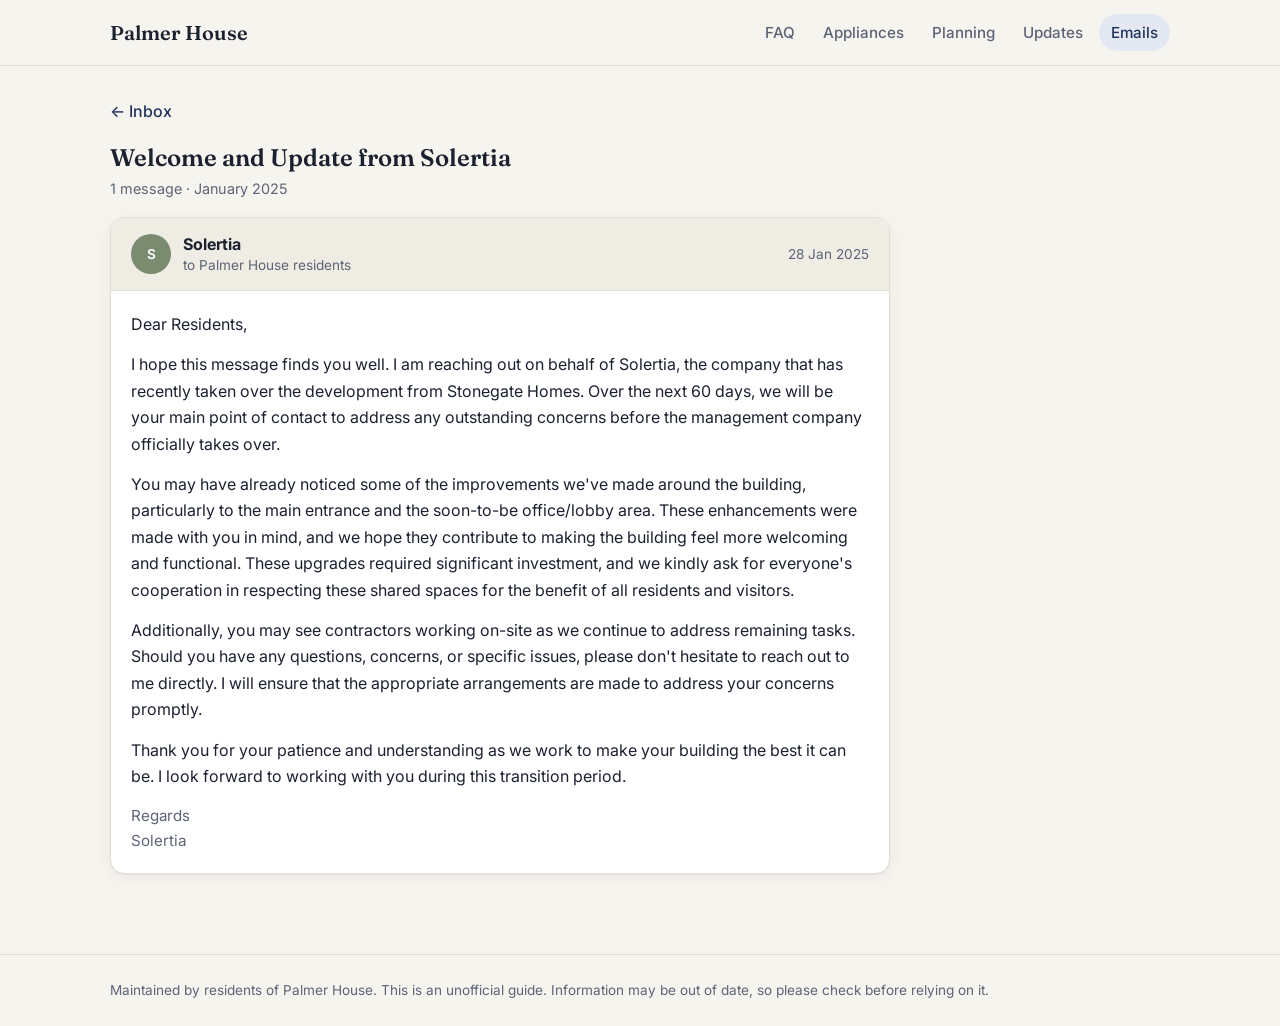
<file: emails/solertia-welcome.html>
<!doctype html>
<html lang="en-GB">
<head>
  <meta charset="utf-8">
  <meta name="viewport" content="width=device-width, initial-scale=1">
  <title>Welcome and Update from Solertia · Emails · Palmer House</title>
  <meta name="description" content="Emails between Palmer House residents and outside organisations, shared for reference.">
  <link rel="preconnect" href="https://fonts.googleapis.com">
  <link rel="preconnect" href="https://fonts.gstatic.com" crossorigin>
  <link href="https://fonts.googleapis.com/css2?family=Fraunces:opsz,wght@9..144,600&family=Inter:wght@400;500;600;700&display=swap" rel="stylesheet">
  <link rel="stylesheet" href="../assets/style.css">
</head>
<body>
  <header class="site-header">
    <div class="inner">
      <a class="brand" href="../">Palmer House</a>
      <nav class="site-nav">
        <a href="../faq">FAQ</a>
        <a href="../appliances">Appliances</a>
        <a href="../planning">Planning</a>
        <a href="../updates">Updates</a>
        <a href="./" aria-current="page">Emails</a>
      </nav>
    </div>
  </header>

  <main class="email-page">
    <a class="back-link" href="./">← Inbox</a>
    <section class="thread" id="solertia-welcome">
      <h1 class="thread-subject">Welcome and Update from Solertia</h1>
      <p class="thread-meta">1 message · January 2025</p>

      <article class="message">
        <header class="message-head">
          <span class="avatar avatar-alt" aria-hidden="true">S</span>
          <div class="message-who">
            <p><strong>Solertia</strong></p>
            <p class="message-to">to Palmer House residents</p>
          </div>
          <time class="message-date" datetime="2025-01-28">28 Jan 2025</time>
        </header>
        <div class="message-body">
          <p>Dear Residents,</p>
          <p>I hope this message finds you well. I am reaching out on behalf of Solertia, the company that has recently taken over the development from Stonegate Homes. Over the next 60 days, we will be your main point of contact to address any outstanding concerns before the management company officially takes over.</p>
          <p>You may have already noticed some of the improvements we've made around the building, particularly to the main entrance and the soon-to-be office/lobby area. These enhancements were made with you in mind, and we hope they contribute to making the building feel more welcoming and functional. These upgrades required significant investment, and we kindly ask for everyone's cooperation in respecting these shared spaces for the benefit of all residents and visitors.</p>
          <p>Additionally, you may see contractors working on-site as we continue to address remaining tasks. Should you have any questions, concerns, or specific issues, please don't hesitate to reach out to me directly. I will ensure that the appropriate arrangements are made to address your concerns promptly.</p>
          <p>Thank you for your patience and understanding as we work to make your building the best it can be. I look forward to working with you during this transition period.</p>
          <p class="signature">Regards<br>Solertia</p>
        </div>
      </article>
    </section>
  </main>

  <footer>
    <div class="inner">Maintained by residents of Palmer House. This is an unofficial guide. Information may be out of date, so please check before relying on it.</div>
  </footer>
</body>
</html>
</file>
<file: assets/style.css>
/* Palmer House — shared styles */
:root {
  --bg: #f6f4ef;
  --surface: #ffffff;
  --surface-2: #efece4;
  --text: #1c2130;
  --muted: #5d6475;
  --border: #e2ddd2;
  --accent: #23345c;       /* Hockley navy, as in the kitchens */
  --accent-soft: #e3e8f3;
  --warn-bg: #fff4e0;
  --warn-border: #f0c77a;
  --radius: 14px;
  --shadow: 0 1px 2px rgb(20 25 40 / 0.04), 0 4px 16px rgb(20 25 40 / 0.05);
  --serif: "Fraunces", Georgia, serif;
  --sans: "Inter", system-ui, -apple-system, "Segoe UI", sans-serif;
  color-scheme: light;
}
@media (prefers-color-scheme: dark) {
  :root {
    --bg: #12151d;
    --surface: #1a1e29;
    --surface-2: #222736;
    --text: #e8eaf0;
    --muted: #9aa1b2;
    --border: #2c3243;
    --accent: #9fb4e6;
    --accent-soft: #24304d;
    --warn-bg: #2e2617;
    --warn-border: #6d5629;
    --shadow: none;
    color-scheme: dark;
  }
}

* { box-sizing: border-box; }
html { scroll-behavior: smooth; scroll-padding-top: 80px; }
body {
  margin: 0;
  background: var(--bg);
  color: var(--text);
  font: 16px/1.65 var(--sans);
  -webkit-font-smoothing: antialiased;
}
img { max-width: 100%; height: auto; display: block; }
a { color: var(--accent); text-underline-offset: 2px; }
a:hover { text-decoration-thickness: 2px; }

/* Header / nav */
.site-header {
  position: sticky; top: 0; z-index: 10;
  background: color-mix(in srgb, var(--bg) 85%, transparent);
  backdrop-filter: blur(10px);
  border-bottom: 1px solid var(--border);
}
.site-header .inner {
  max-width: 1100px; margin: 0 auto; padding: 14px 20px;
  display: flex; align-items: center; justify-content: space-between; gap: 16px; flex-wrap: wrap;
}
.brand { font-family: var(--serif); font-weight: 600; font-size: 1.25rem; color: var(--text); text-decoration: none; }
.site-nav { display: flex; gap: 4px; flex-wrap: wrap; }
.site-nav a {
  padding: 6px 12px; border-radius: 999px; color: var(--muted);
  text-decoration: none; font-size: 0.95rem; font-weight: 500;
}
.site-nav a:hover { color: var(--text); background: var(--surface-2); }
.site-nav a[aria-current="page"] { color: var(--accent); background: var(--accent-soft); }

/* Layout */
main { max-width: 1100px; margin: 0 auto; padding: 0 20px 80px; }
.hero { padding: 64px 0 32px; }
.hero h1 { font-family: var(--serif); font-size: clamp(2.2rem, 5vw, 3.4rem); line-height: 1.1; margin: 0 0 12px; font-weight: 600; letter-spacing: -0.01em; }
.hero p { color: var(--muted); font-size: 1.1rem; max-width: 640px; margin: 0; }
h2 { font-family: var(--serif); font-size: 1.75rem; font-weight: 600; margin: 56px 0 16px; line-height: 1.2; }
h3 { font-size: 1.1rem; margin: 0 0 6px; }
.eyebrow { text-transform: uppercase; letter-spacing: 0.08em; font-size: 0.75rem; font-weight: 600; color: var(--muted); }

/* Cards & grids */
.grid { display: grid; gap: 16px; grid-template-columns: repeat(auto-fill, minmax(300px, 1fr)); }
.card {
  background: var(--surface); border: 1px solid var(--border); border-radius: var(--radius);
  padding: 22px; box-shadow: var(--shadow);
}
.card p { margin: 0 0 10px; }
.card p:last-child { margin-bottom: 0; }
.card ul { margin: 8px 0 0; padding-left: 20px; }

.quick-links { display: grid; gap: 12px; grid-template-columns: repeat(auto-fit, minmax(220px, 1fr)); margin-top: 28px; }
.quick-links a {
  display: block; padding: 18px 20px; border-radius: var(--radius);
  background: var(--surface); border: 1px solid var(--border); box-shadow: var(--shadow);
  color: var(--text); text-decoration: none; transition: transform .15s, border-color .15s;
}
.quick-links a:hover { transform: translateY(-2px); border-color: var(--accent); }
.quick-links strong { display: block; font-size: 1.05rem; }
.quick-links span { color: var(--muted); font-size: 0.9rem; }

.note {
  background: var(--warn-bg); border: 1px solid var(--warn-border); border-radius: 10px;
  padding: 12px 16px; font-size: 0.95rem; margin: 12px 0;
}

/* FAQ */
.faq { background: var(--surface); border: 1px solid var(--border); border-radius: var(--radius); box-shadow: var(--shadow); overflow: hidden; }
.faq details + details { border-top: 1px solid var(--border); }
.faq summary {
  list-style: none; cursor: pointer; padding: 18px 56px 18px 22px; position: relative;
  font-weight: 600; font-size: 1.05rem;
}
.faq summary::-webkit-details-marker { display: none; }
.faq summary::after {
  content: "+"; position: absolute; right: 22px; top: 50%; transform: translateY(-50%);
  font-size: 1.4rem; font-weight: 400; color: var(--muted); transition: transform .2s;
}
.faq details[open] summary::after { transform: translateY(-50%) rotate(45deg); }
.faq summary:hover { background: var(--surface-2); }
.faq summary:focus-visible { outline: 2px solid var(--accent); outline-offset: -2px; }
.faq-body { padding: 0 22px 18px; }
.faq-body p { margin: 0 0 10px; }
.faq-body p:last-child { margin-bottom: 0; }

figure { margin: 16px 0; }
figure img { border-radius: var(--radius); border: 1px solid var(--border); background: var(--surface); }
figcaption { color: var(--muted); font-size: 0.9rem; margin-top: 8px; }

/* Tables */
.table-wrap { overflow-x: auto; border: 1px solid var(--border); border-radius: var(--radius); background: var(--surface); }
table { width: 100%; border-collapse: collapse; font-size: 0.95rem; }
th, td { text-align: left; padding: 10px 14px; border-bottom: 1px solid var(--border); }
th { font-weight: 600; background: var(--surface-2); }
td.num, th.num { text-align: right; font-variant-numeric: tabular-nums; white-space: nowrap; }
tbody tr:last-child td { border-bottom: 0; }
tfoot td { font-weight: 700; background: var(--surface-2); border-bottom: 0; }

/* Running costs */
.cost-table { border: 1px solid var(--border); border-radius: var(--radius); background: var(--surface); box-shadow: var(--shadow); }
.cost-table thead th:first-child { border-top-left-radius: var(--radius); }
.cost-table thead th:last-child { border-top-right-radius: var(--radius); }
.cost-table + h2 { margin-top: 48px; }

/* Info tooltips */
.info-wrap { position: relative; display: inline-block; vertical-align: text-bottom; line-height: 1; }
.info {
  display: inline-grid; place-items: center; width: 18px; height: 18px; margin-left: 4px; padding: 0;
  border: 1.5px solid currentColor; border-radius: 50%; background: none; color: var(--muted);
  font: italic 600 11px/1 Georgia, serif; cursor: pointer;
}
.info::before { content: "i"; }
.info:hover, .info-wrap.open .info { color: var(--accent); }
.info:focus-visible { outline: 2px solid var(--accent); outline-offset: 2px; }
.tip {
  display: none; position: absolute; z-index: 5; top: calc(100% + 8px); left: -8px;
  width: max-content; max-width: min(280px, calc(100vw - 48px));
  padding: 10px 12px; border-radius: 8px; background: var(--text); color: var(--bg);
  box-shadow: 0 4px 16px rgb(20 25 40 / 0.18);
  font-size: 0.85rem; font-weight: 400; line-height: 1.45; text-align: left; white-space: normal;
}
.tip-left { left: auto; right: -8px; }
.info-wrap.open .tip, .info:focus-visible + .tip { display: block; }
@media (hover: hover) {
  /* Hover only on devices with a mouse; on touch screens a tap would also count as hovering */
  .info-wrap:hover .tip { display: block; }
}
.nowrap { white-space: nowrap; }
.sr-only { position: absolute; width: 1px; height: 1px; overflow: hidden; clip: rect(0 0 0 0); white-space: nowrap; }
@media (max-width: 640px) {
  /* On phones, tooltips span the full width of the table, just below the tapped icon */
  .cost-table { position: relative; }
  .info-wrap { position: static; }
  .tip, .tip-left { left: 12px; right: 12px; top: var(--tip-top, calc(100% + 8px)); width: auto; max-width: none; }
}

/* Appliances */
.room-nav { display: flex; gap: 8px; flex-wrap: wrap; margin: 8px 0 0; padding: 0; list-style: none; }
.room-nav a {
  display: inline-block; padding: 6px 14px; border-radius: 999px; font-size: 0.9rem;
  border: 1px solid var(--border); background: var(--surface); color: var(--text); text-decoration: none;
}
.room-nav a:hover { border-color: var(--accent); color: var(--accent); }

.appliance {
  display: grid; grid-template-columns: 220px 1fr; gap: 24px;
  background: var(--surface); border: 1px solid var(--border); border-radius: var(--radius);
  padding: 24px; margin-bottom: 16px; box-shadow: var(--shadow);
}
.appliance > .media img { background: #fff; border-radius: 10px; padding: 8px; aspect-ratio: 1; object-fit: contain; width: 100%; }
.appliance h3 { font-family: var(--serif); font-size: 1.35rem; font-weight: 600; margin: 0; }
.appliance .model { color: var(--muted); margin: 2px 0 12px; font-size: 0.95rem; }
.appliance ul { margin: 0 0 12px; padding-left: 20px; }
.appliance li { margin-bottom: 4px; }
.manual {
  display: inline-flex; align-items: center; gap: 6px; font-size: 0.9rem; font-weight: 600;
  padding: 6px 12px; border-radius: 8px; background: var(--accent-soft); text-decoration: none;
}
.manual::after { content: "↗"; }
.thumbs { display: grid; grid-template-columns: repeat(auto-fill, minmax(130px, 1fr)); gap: 12px; margin: 14px 0; }
.thumbs figure { margin: 0; }
.thumbs img { background: #fff; aspect-ratio: 1; object-fit: contain; padding: 6px; width: 100%; }
.thumbs figcaption { font-size: 0.8rem; margin-top: 4px; text-align: center; }
.specs { display: grid; grid-template-columns: repeat(auto-fill, minmax(180px, 1fr)); gap: 4px 16px; margin: 0 0 12px; font-size: 0.9rem; }
.specs div { display: flex; justify-content: space-between; gap: 8px; border-bottom: 1px dashed var(--border); padding: 3px 0; }
.specs dt { color: var(--muted); }
.specs dd { margin: 0; font-weight: 500; text-align: right; }

/* Timeline */
.timeline { list-style: none; padding: 0; margin: 0; border-left: 2px solid var(--border); }
.timeline > li { position: relative; padding: 0 0 28px 24px; }
.timeline > li::before {
  content: ""; position: absolute; left: -7px; top: 6px; width: 12px; height: 12px;
  border-radius: 50%; background: var(--surface); border: 2px solid var(--accent);
}
.timeline time { display: block; font-weight: 600; font-size: 0.9rem; color: var(--accent); }
.timeline p { margin: 4px 0 0; }
.milestones .year { margin: 40px 0 16px; color: var(--muted); font-size: 1.1rem; }
.milestones .year:first-child { margin-top: 0; }
blockquote {
  margin: 8px 0 0; padding: 4px 0 4px 16px; border-left: 3px solid var(--border);
  color: var(--muted); font-style: italic;
}
/* Planning applications */
.lede { font-size: 1.1rem; font-weight: 500; margin: 0 0 8px; }
.apps { list-style: none; padding: 0; margin: 20px 0 0; border: 1px solid var(--border); border-radius: var(--radius); background: var(--surface); box-shadow: var(--shadow); }
.apps li { display: grid; grid-template-columns: 90px 1fr auto; gap: 16px; align-items: baseline; padding: 14px 20px; border-bottom: 1px solid var(--border); }
.apps li:last-child { border-bottom: 0; }
.apps time { color: var(--muted); font-size: 0.9rem; font-variant-numeric: tabular-nums; }
.apps a { font-weight: 500; }
.apps code { font-size: 0.8rem; color: var(--muted); background: var(--surface-2); padding: 2px 8px; border-radius: 6px; white-space: nowrap; }
@media (max-width: 640px) {
  .apps li { grid-template-columns: 1fr auto; gap: 2px 12px; }
  .apps a { grid-column: 1 / -1; grid-row: 2; }
}

/* Inbox */
.inbox { list-style: none; padding: 0; margin: 0; background: var(--surface); border: 1px solid var(--border); border-radius: var(--radius); box-shadow: var(--shadow); overflow: hidden; }
.inbox li + li { border-top: 1px solid var(--border); }
.inbox a {
  display: grid; grid-template-columns: 40px 220px 1fr auto; gap: 16px; align-items: center;
  padding: 14px 20px; color: var(--text); text-decoration: none; transition: background .15s;
}
.inbox a:hover { background: var(--surface-2); }
.inbox-from { font-weight: 600; white-space: nowrap; overflow: hidden; text-overflow: ellipsis; }
.inbox-count { color: var(--muted); font-weight: 400; font-size: 0.85rem; margin-left: 4px; }
.inbox-text { min-width: 0; white-space: nowrap; overflow: hidden; text-overflow: ellipsis; }
.inbox-text strong { font-weight: 600; }
.inbox-snippet { color: var(--muted); }
.inbox-date { color: var(--muted); font-size: 0.85rem; white-space: nowrap; }
@media (max-width: 720px) {
  .inbox a { grid-template-columns: 40px 1fr auto; grid-template-rows: auto auto; gap: 2px 12px; }
  .inbox .avatar { grid-row: 1 / 3; }
  .inbox-from { grid-column: 2; grid-row: 1; }
  .inbox-date { grid-column: 3; grid-row: 1; }
  .inbox-text { grid-column: 2 / 4; white-space: normal; display: -webkit-box; -webkit-line-clamp: 2; -webkit-box-orient: vertical; }
}

/* Email threads */
.email-page { padding-top: 32px; }
.back-link { display: inline-block; margin-bottom: 20px; font-weight: 500; text-decoration: none; }
.thread-subject { font-family: var(--serif); font-weight: 600; line-height: 1.2; }
.thread { max-width: 780px; }
.thread + .thread { margin-top: 56px; }
.thread-subject { margin: 0 0 4px; font-size: 1.5rem; }
.thread-meta { color: var(--muted); font-size: 0.9rem; margin: 0 0 16px; }
.message {
  background: var(--surface); border: 1px solid var(--border); border-radius: var(--radius);
  box-shadow: var(--shadow); overflow: hidden;
}
.message + .message { margin-top: 12px; }
.message-head {
  display: flex; align-items: center; gap: 12px; padding: 16px 20px;
  border-bottom: 1px solid var(--border); background: var(--surface-2);
}
.message-who { flex: 1; min-width: 0; }
.message-who p { margin: 0; line-height: 1.35; }
.message-role { color: var(--muted); font-size: 0.85rem; font-weight: 400; }
.message-to { color: var(--muted); font-size: 0.85rem; }
.message-date { color: var(--muted); font-size: 0.85rem; white-space: nowrap; }
.avatar {
  flex: none; width: 40px; height: 40px; border-radius: 50%;
  display: grid; place-items: center; font-weight: 600; font-size: 0.85rem;
  background: var(--accent); color: var(--surface);
}
.avatar-alt { background: #7a8b6f; color: #fff; }
.message-body { padding: 20px; }
.message-body p { margin: 0 0 14px; }
.message-body p:last-child { margin-bottom: 0; }
.signature { color: var(--muted); font-size: 0.95rem; }

footer { border-top: 1px solid var(--border); color: var(--muted); font-size: 0.85rem; }
footer .inner { max-width: 1100px; margin: 0 auto; padding: 24px 20px; }

@media (max-width: 640px) {
  .hero { padding: 40px 0 20px; }
  .appliance { grid-template-columns: 1fr; padding: 18px; }
  .appliance > .media img { max-width: 220px; }
  th, td { padding: 8px 10px; }
}
</file>
